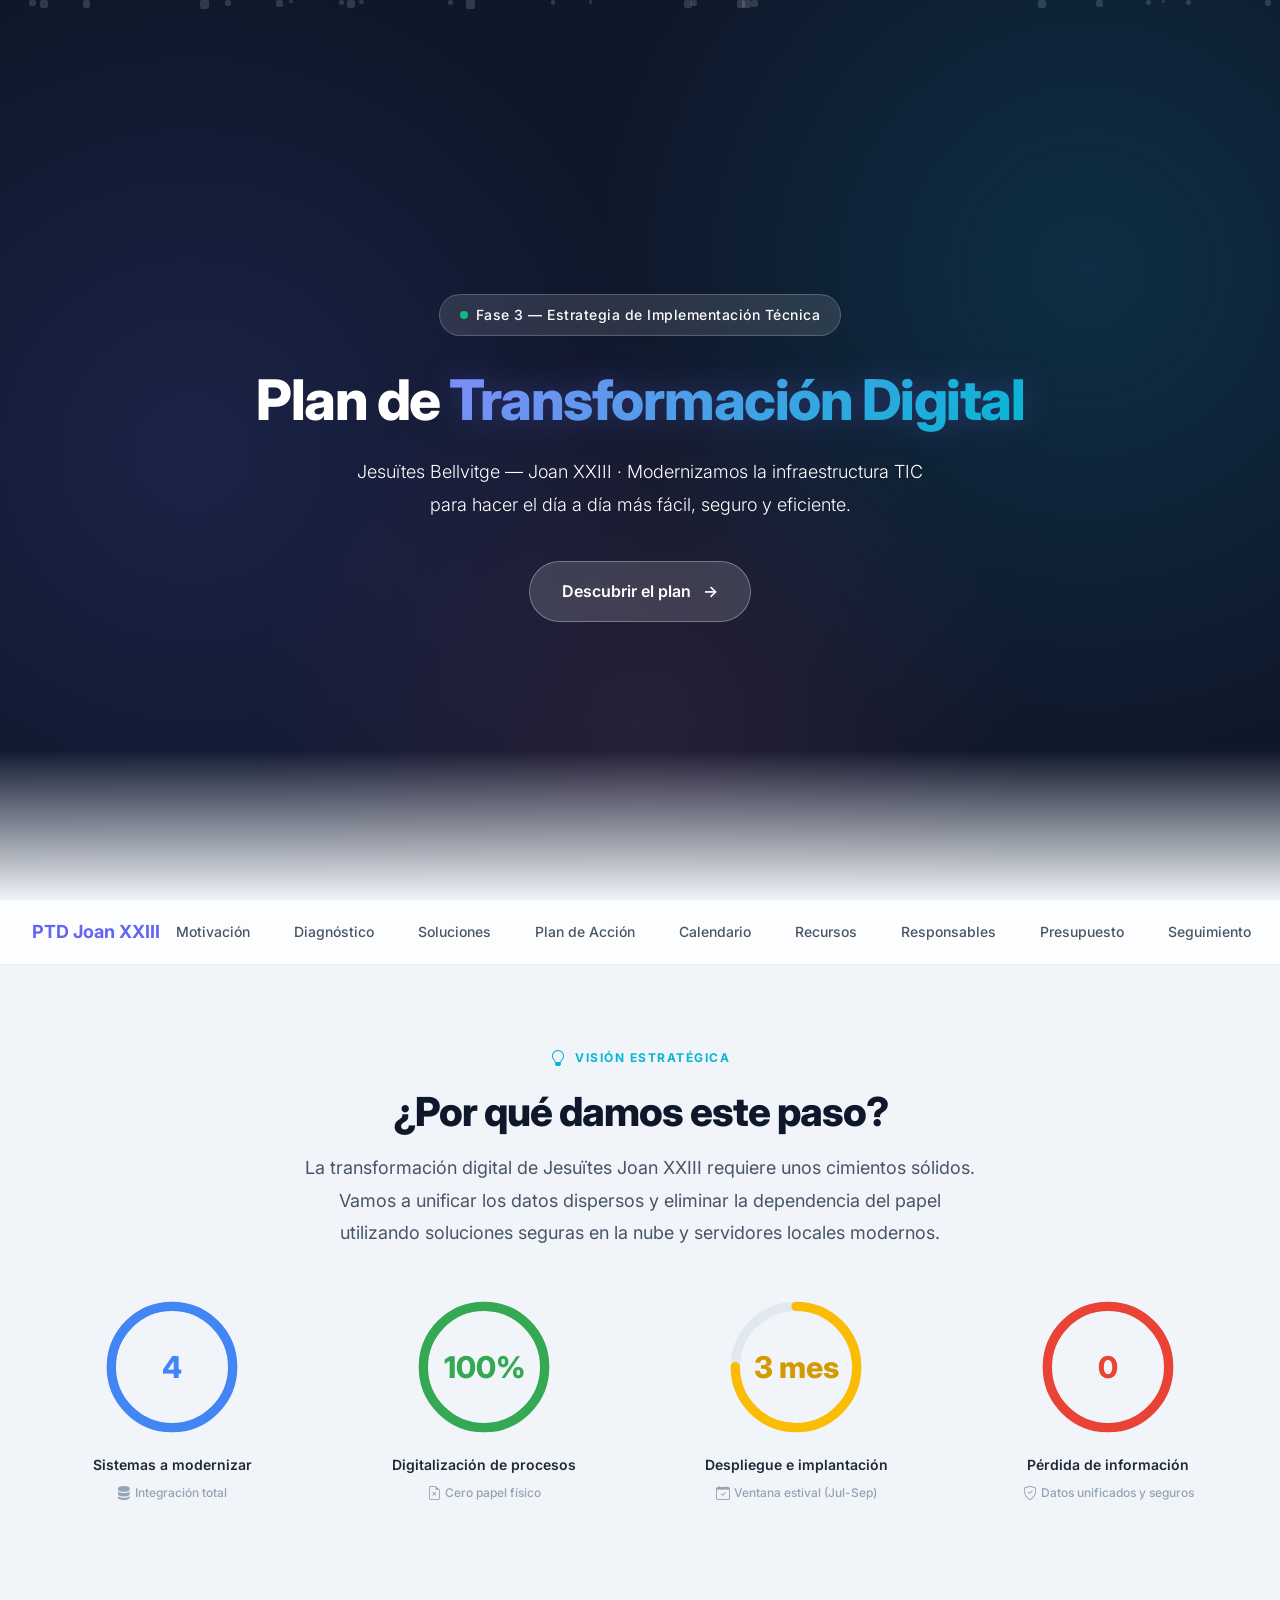
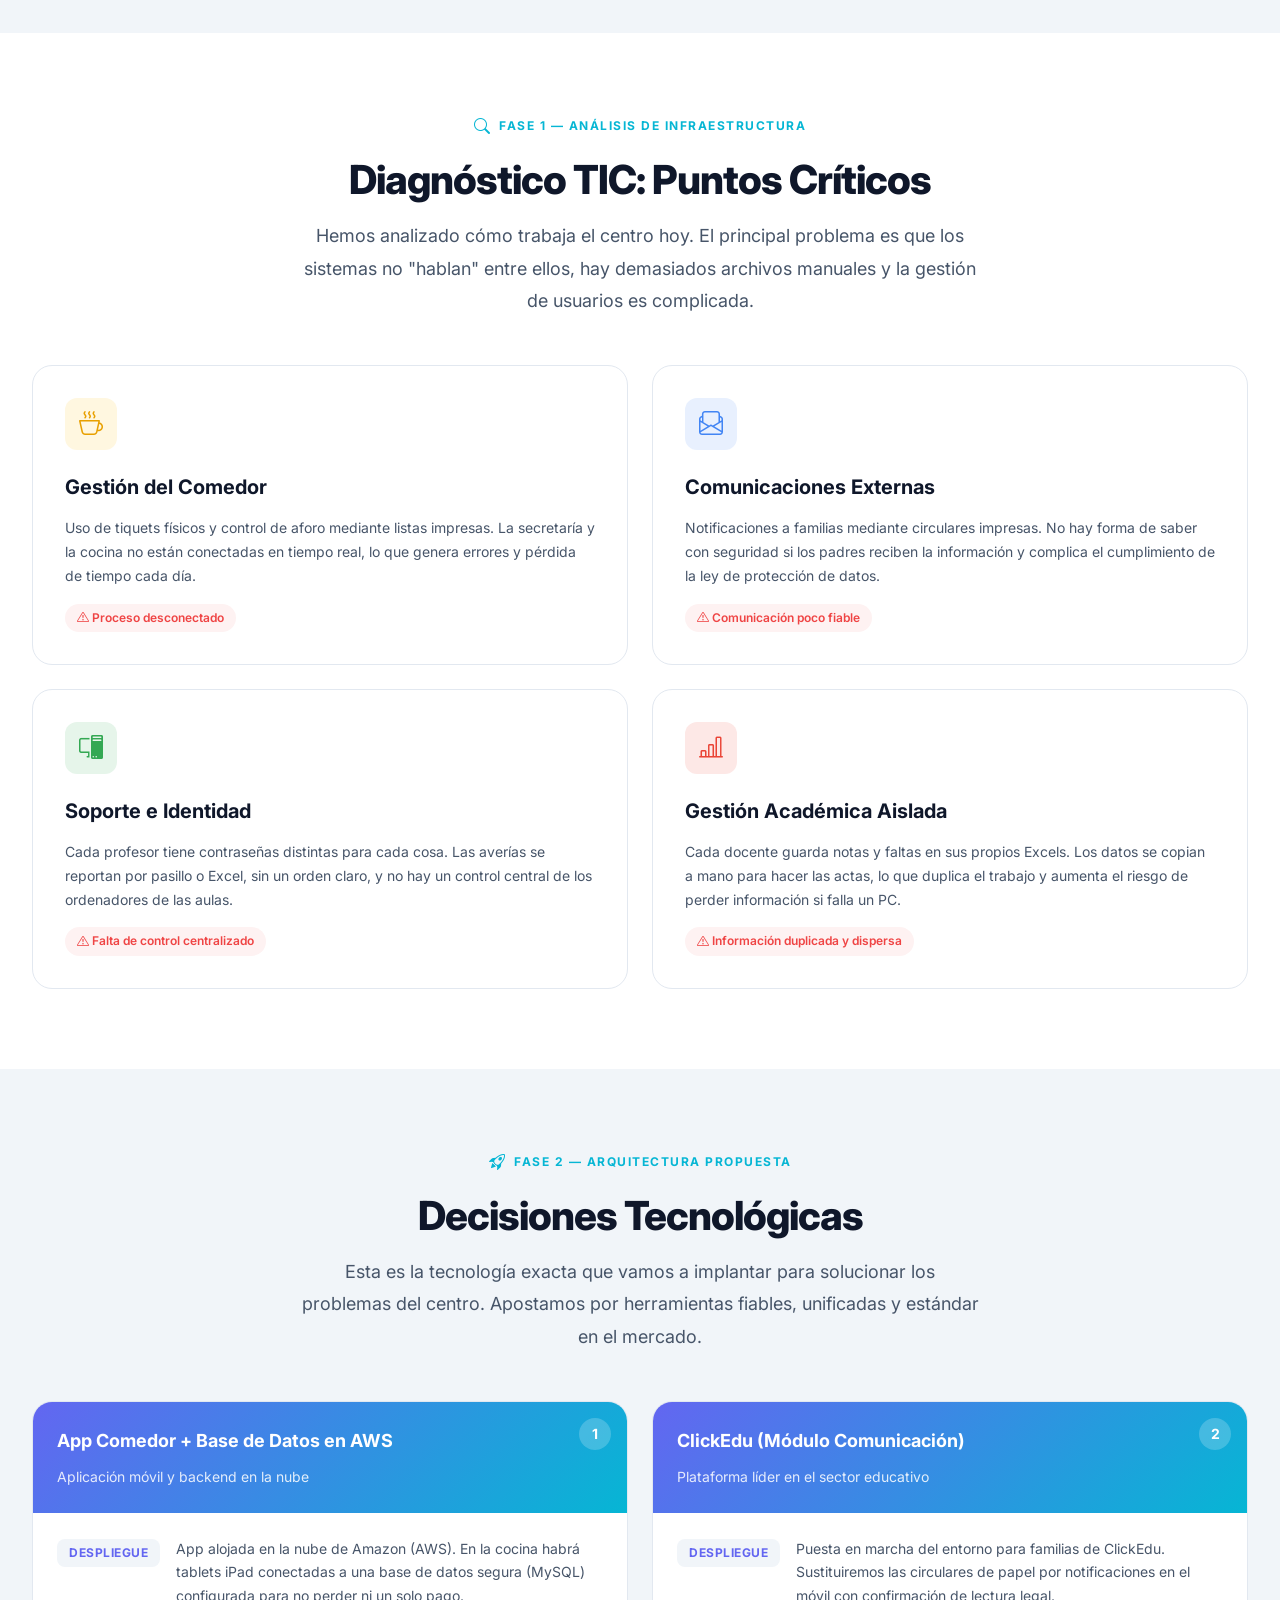
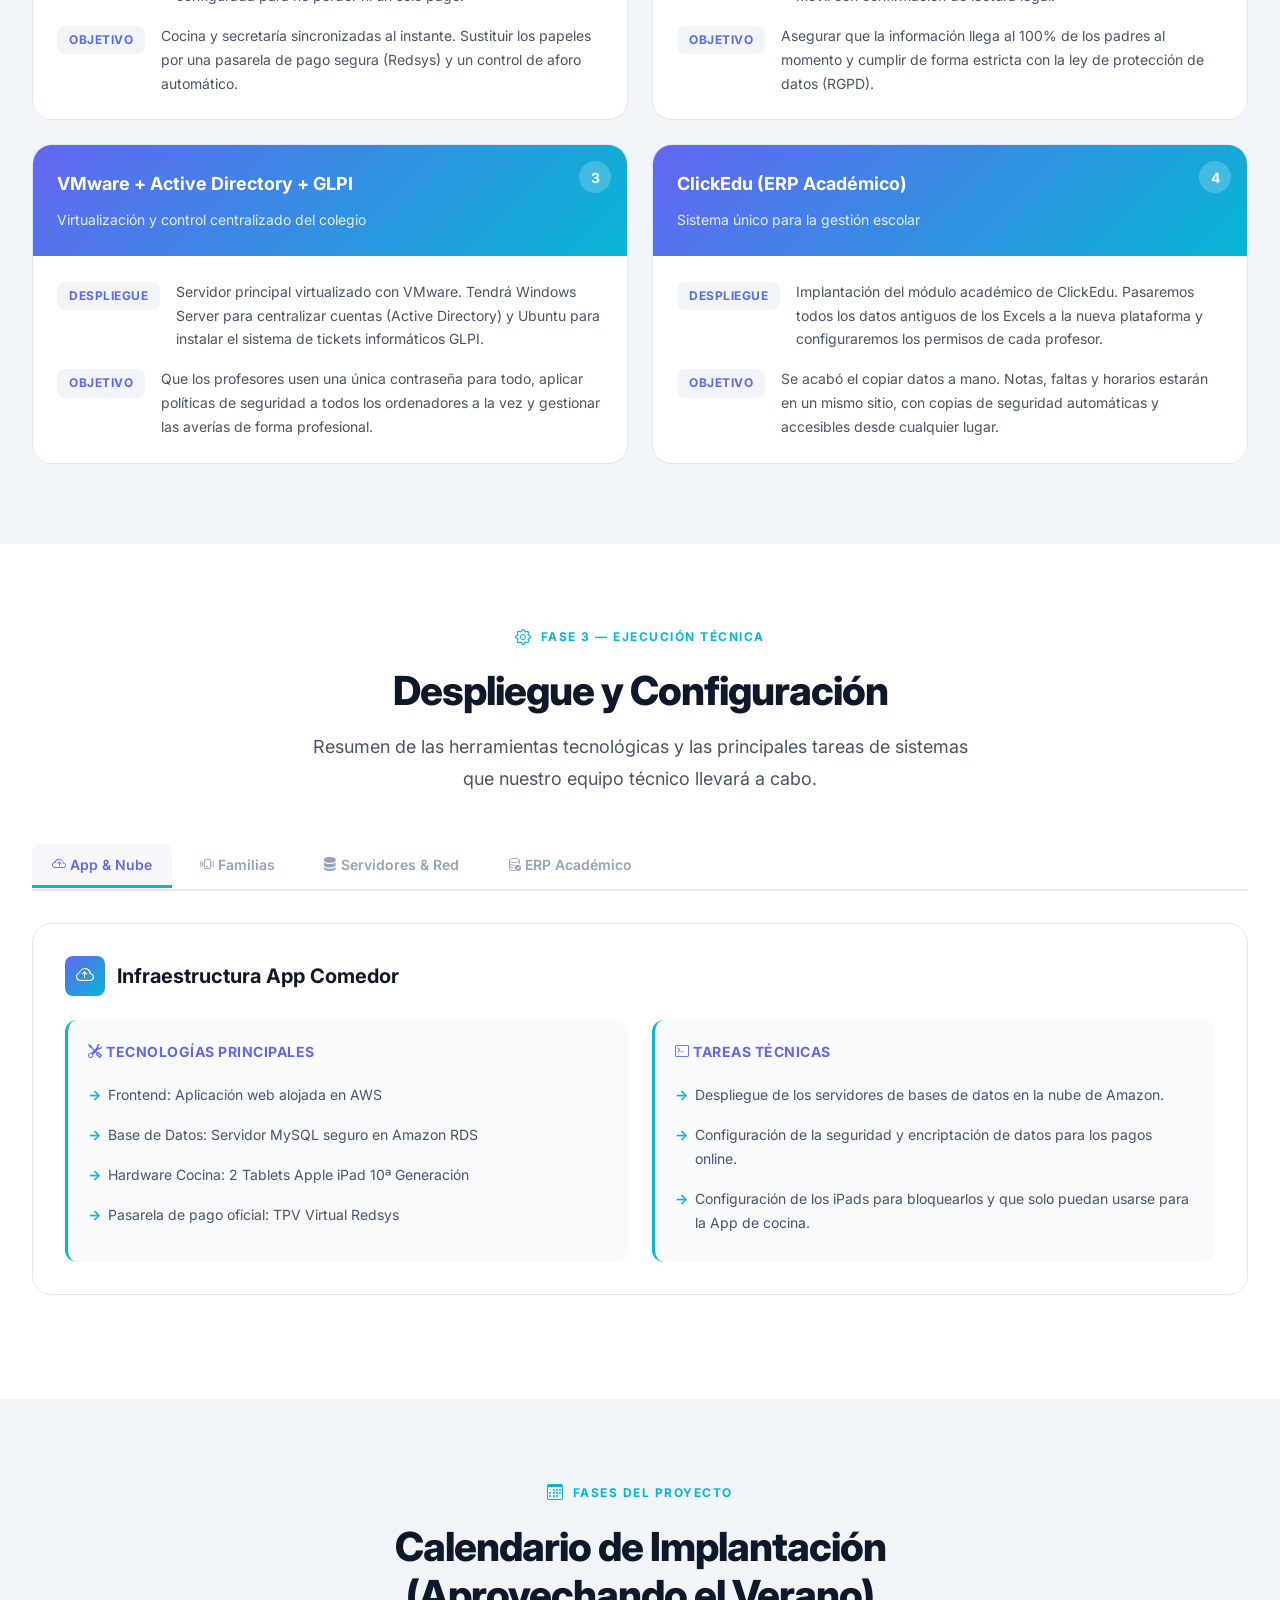
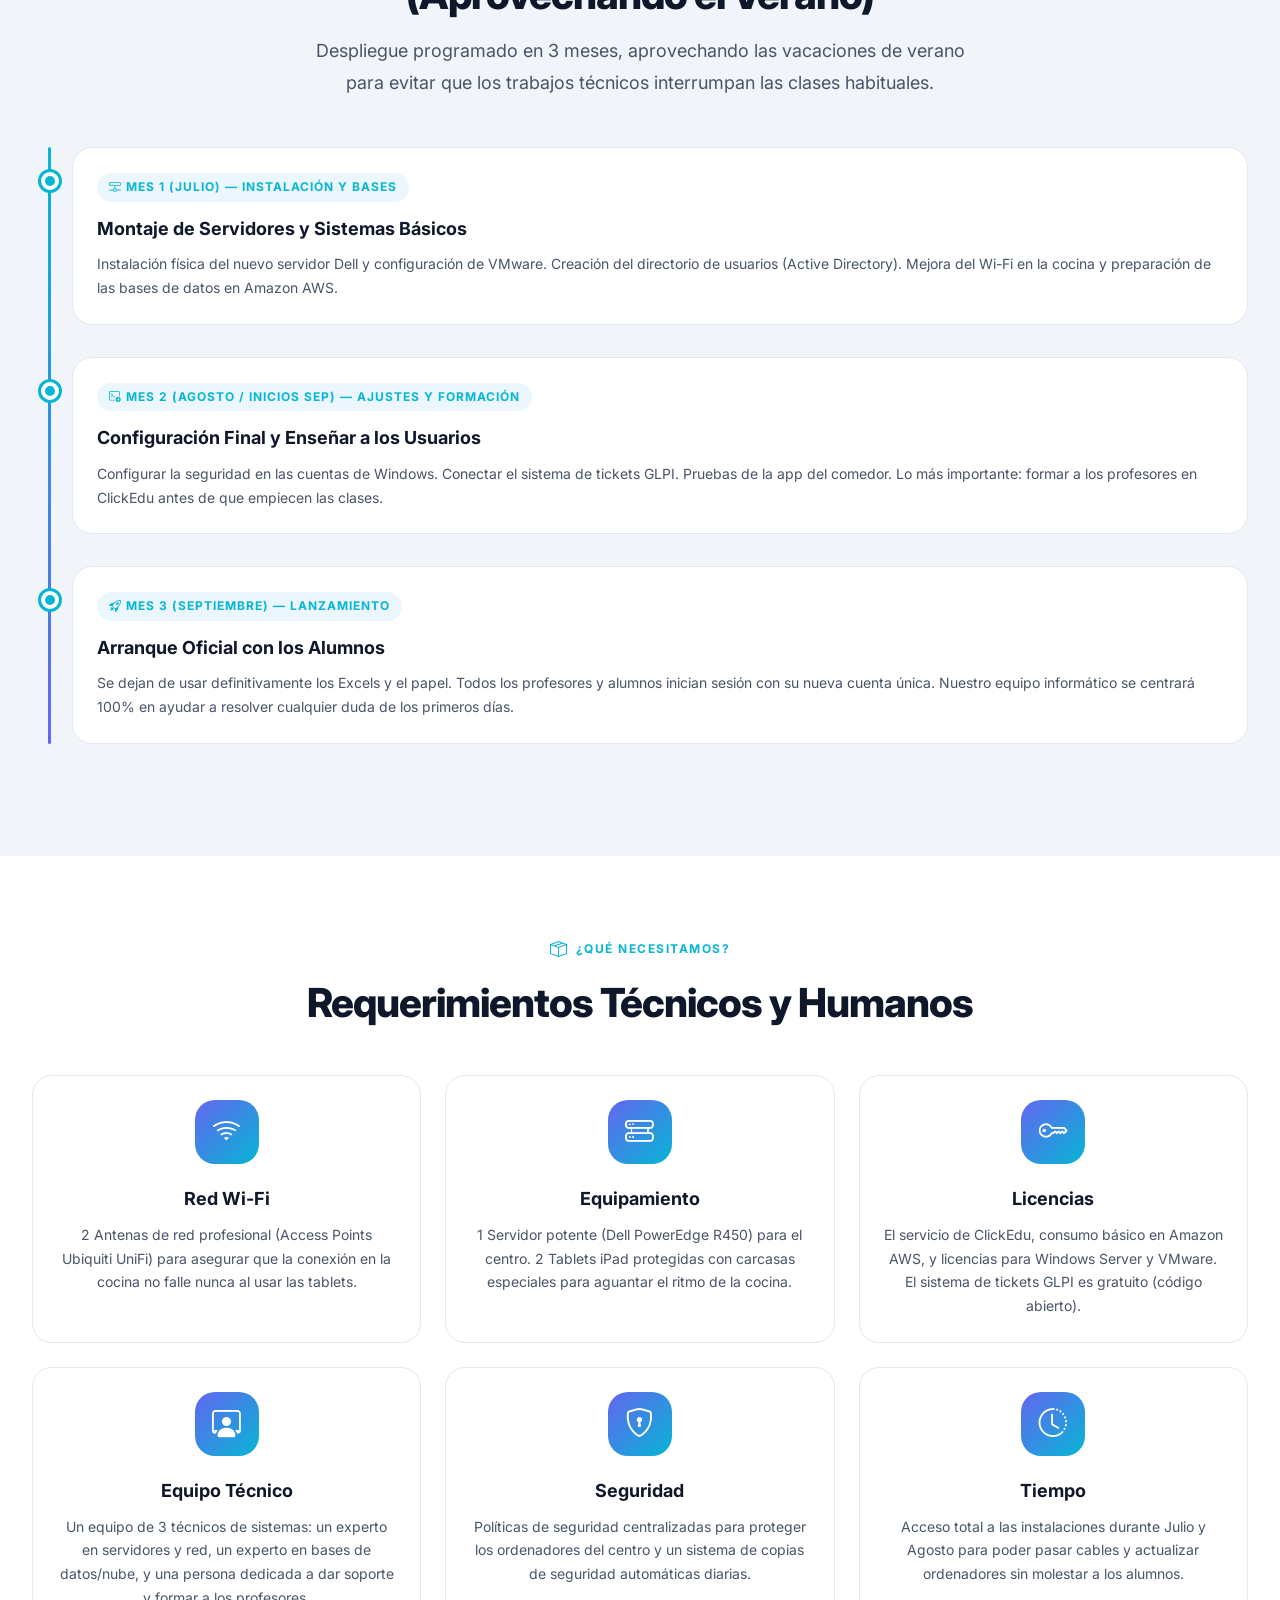
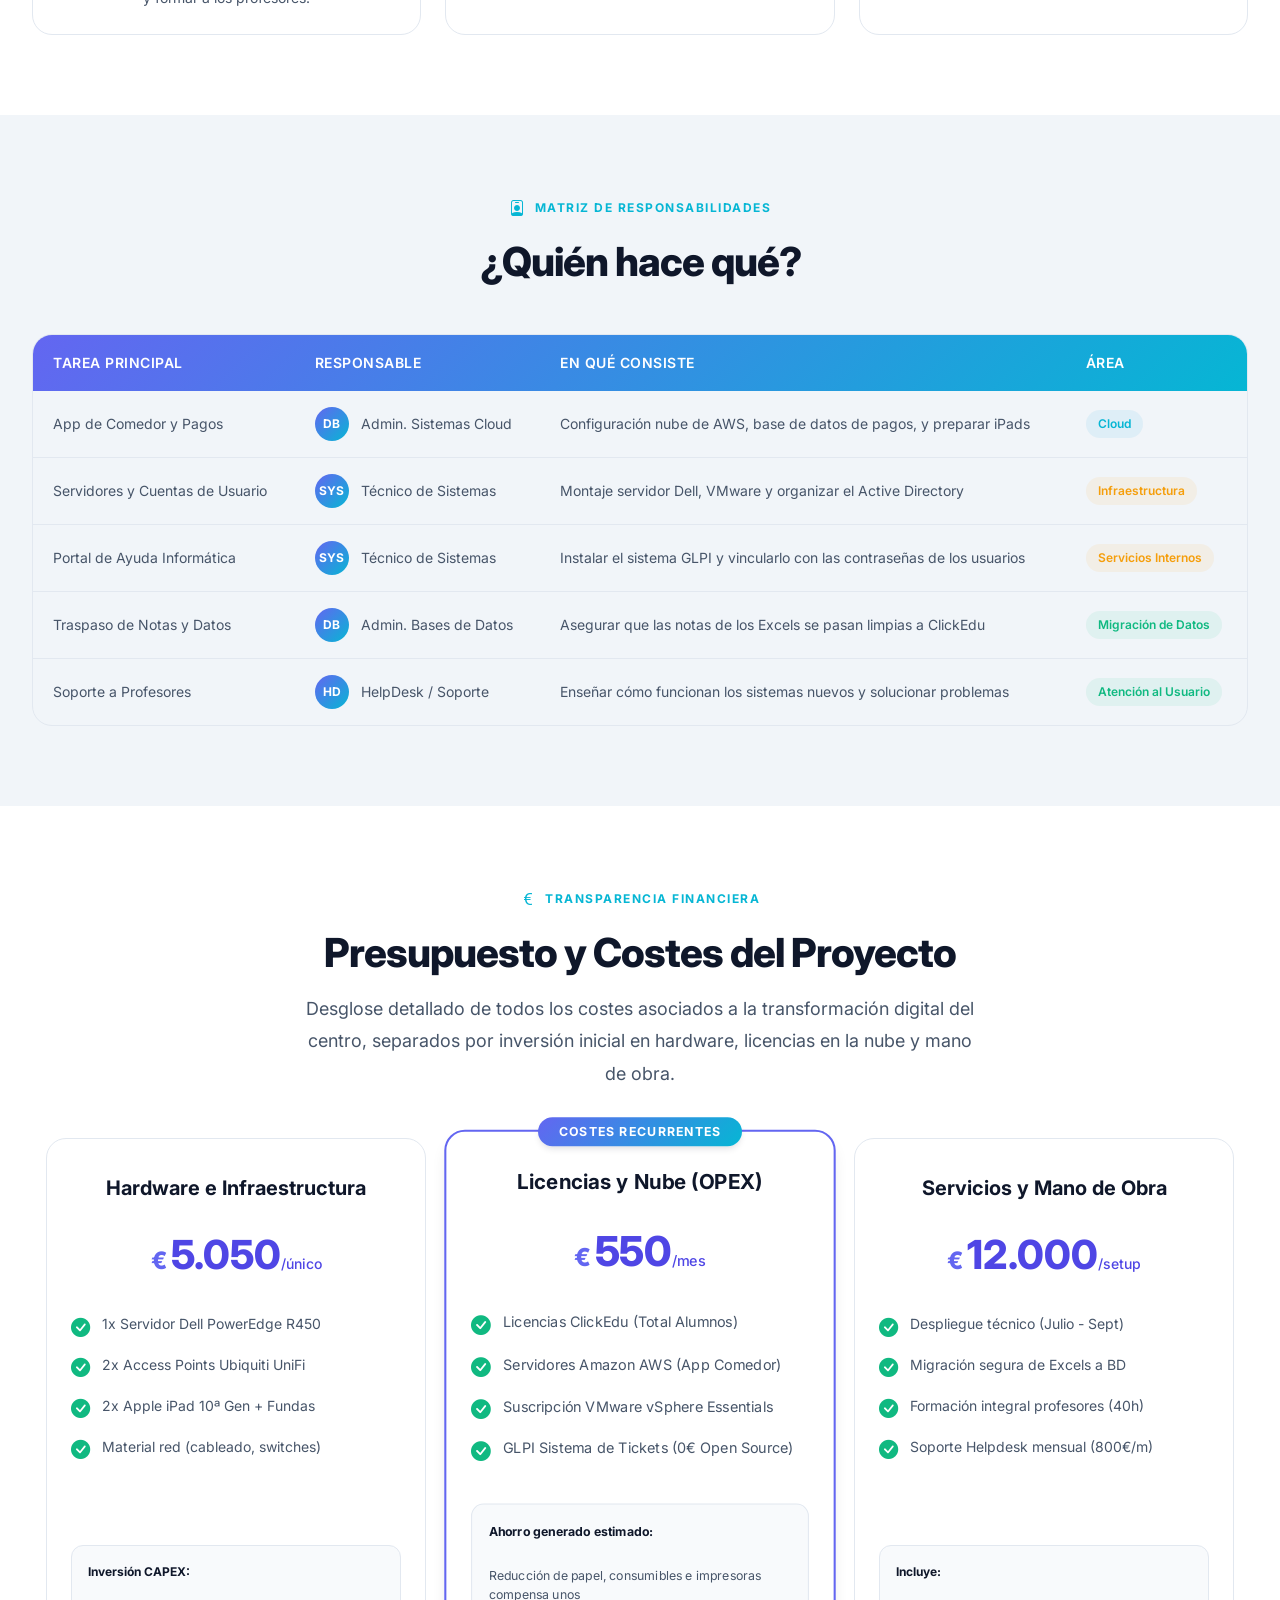
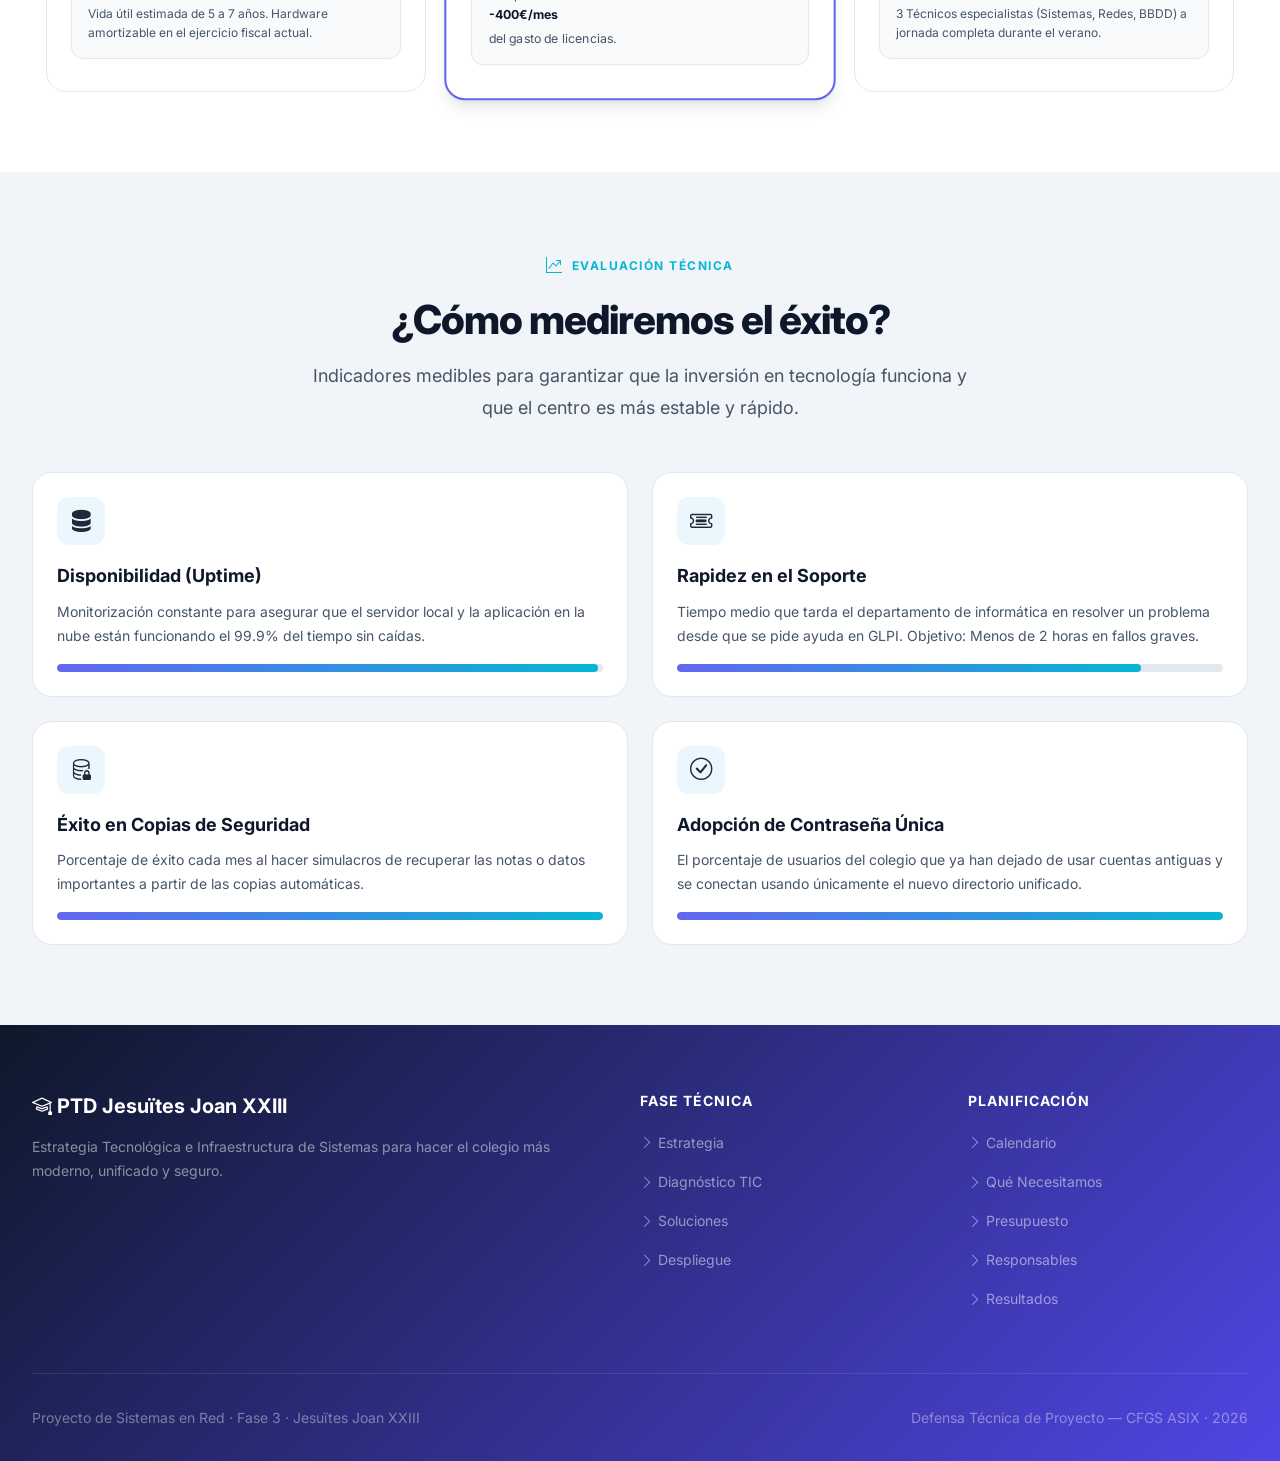
<file: index.html>
<!DOCTYPE html>
<html lang="es">

<head>
    <meta charset="UTF-8">
    <meta name="viewport" content="width=device-width, initial-scale=1.0">
    <title>PTD — Plan de Transformación Digital | Jesuïtes Joan XXIII</title>
    <meta name="description"
        content="Plan de Transformación Digital para la escuela Jesuïtes Bellvitge - Joan XXIII. Diagnóstico, soluciones y hoja de ruta para la digitalización del centro educativo.">
    <link rel="stylesheet" href="https://cdn.jsdelivr.net/npm/bootstrap-icons@1.11.3/font/bootstrap-icons.min.css">
    <link rel="stylesheet" href="styles.css">
</head>

<body>

    <section class="hero" id="top">
        <div class="hero-particles"></div>
        <div class="hero-content">
            <div class="hero-badge">
                <span class="dot"></span>
                Fase 3 — Estrategia de Implementación Técnica
            </div>
            <h1>Plan de <span class="gradient-text">Transformación Digital</span></h1>
            <p class="hero-subtitle">Jesuïtes Bellvitge — Joan XXIII · Modernizamos la infraestructura TIC para hacer el
                día a día más fácil, seguro y eficiente.</p>
            <a href="#diagnostico" class="hero-cta">
                Descubrir el plan <span class="arrow">→</span>
            </a>
        </div>
    </section>

    <nav class="navbar" id="navbar">
        <div class="navbar-inner">
            <a href="#top" class="navbar-brand">
                PTD Joan XXIII
            </a>
            <ul class="nav-links">
                <li><a href="#motivacion">Motivación</a></li>
                <li><a href="#diagnostico">Diagnóstico</a></li>
                <li><a href="#soluciones">Soluciones</a></li>
                <li><a href="#acciones">Plan de Acción</a></li>
                <li><a href="#temporalizacion">Calendario</a></li>
                <li><a href="#recursos">Recursos</a></li>
                <li><a href="#responsables">Responsables</a></li>
                <li><a href="#presupuesto">Presupuesto</a></li>
                <li><a href="#seguimiento">Seguimiento</a></li>
            </ul>
            <button class="menu-toggle" aria-label="Abrir menú">
                <span></span><span></span><span></span>
            </button>
        </div>
        <div class="nav-overlay"></div>
    </nav>

    <section class="section" id="motivacion">
        <div class="container">
            <div class="section-header reveal">
                <div class="section-label"><span class="icon"><i class="bi bi-lightbulb"></i></span> Visión Estratégica
                </div>
                <h2 class="section-title">¿Por qué damos este paso?</h2>
                <p class="section-desc">
                    La transformación digital de Jesuïtes Joan XXIII requiere unos cimientos sólidos. Vamos a unificar
                    los datos dispersos y eliminar la dependencia del papel utilizando soluciones seguras en la nube y
                    servidores locales modernos.
                </p>
            </div>

            <div class="kpi-rings stagger-children">
                <div class="kpi-ring reveal" data-color="#4285f4">
                    <div class="kpi-ring__circle">
                        <svg viewBox="0 0 120 120">
                            <circle class="kpi-ring__bg" cx="60" cy="60" r="52" />
                            <circle class="kpi-ring__fill" cx="60" cy="60" r="52" data-percent="100"
                                style="stroke:#4285f4" />
                        </svg>
                        <div class="kpi-ring__value">
                            <span class="stat-number" data-target="4" data-suffix="">0</span>
                        </div>
                    </div>
                    <div class="kpi-ring__label">Sistemas a modernizar</div>
                    <div class="kpi-ring__sub"><i class="bi bi-server"></i> Integración total</div>
                </div>
                <div class="kpi-ring reveal" data-color="#34a853">
                    <div class="kpi-ring__circle">
                        <svg viewBox="0 0 120 120">
                            <circle class="kpi-ring__bg" cx="60" cy="60" r="52" />
                            <circle class="kpi-ring__fill" cx="60" cy="60" r="52" data-percent="100"
                                style="stroke:#34a853" />
                        </svg>
                        <div class="kpi-ring__value">
                            <span class="stat-number" data-target="100" data-suffix="%">0</span>
                        </div>
                    </div>
                    <div class="kpi-ring__label">Digitalización de procesos</div>
                    <div class="kpi-ring__sub"><i class="bi bi-file-earmark-x"></i> Cero papel físico</div>
                </div>
                <div class="kpi-ring reveal" data-color="#fbbc04">
                    <div class="kpi-ring__circle">
                        <svg viewBox="0 0 120 120">
                            <circle class="kpi-ring__bg" cx="60" cy="60" r="52" />
                            <circle class="kpi-ring__fill" cx="60" cy="60" r="52" data-percent="75"
                                style="stroke:#fbbc04" />
                        </svg>
                        <div class="kpi-ring__value">
                            <span class="stat-number" data-target="3" data-suffix=" mes">0</span>
                        </div>
                    </div>
                    <div class="kpi-ring__label">Despliegue e implantación</div>
                    <div class="kpi-ring__sub"><i class="bi bi-calendar-check"></i> Ventana estival (Jul-Sep)</div>
                </div>
                <div class="kpi-ring reveal" data-color="#ea4335">
                    <div class="kpi-ring__circle">
                        <svg viewBox="0 0 120 120">
                            <circle class="kpi-ring__bg" cx="60" cy="60" r="52" />
                            <circle class="kpi-ring__fill" cx="60" cy="60" r="52" data-percent="100"
                                style="stroke:#ea4335" />
                        </svg>
                        <div class="kpi-ring__value">
                            <span class="stat-number" data-target="0" data-suffix="">0</span>
                        </div>
                    </div>
                    <div class="kpi-ring__label">Pérdida de información</div>
                    <div class="kpi-ring__sub"><i class="bi bi-shield-check"></i> Datos unificados y seguros</div>
                </div>
            </div>
        </div>
    </section>

    <section class="section" id="diagnostico">
        <div class="container">
            <div class="section-header reveal">
                <div class="section-label"><span class="icon"><i class="bi bi-search"></i></span> Fase 1 — Análisis de
                    Infraestructura</div>
                <h2 class="section-title">Diagnóstico TIC: Puntos Críticos</h2>
                <p class="section-desc">
                    Hemos analizado cómo trabaja el centro hoy. El principal problema es que los sistemas no "hablan"
                    entre ellos, hay demasiados archivos manuales y la gestión de usuarios es complicada.
                </p>
            </div>

            <div class="diagnostic-grid stagger-children">
                <div class="diagnostic-card reveal">
                    <div class="diagnostic-icon comedor"><i class="bi bi-cup-hot"></i></div>
                    <h3>Gestión del Comedor</h3>
                    <p>Uso de tiquets físicos y control de aforo mediante listas impresas. La secretaría y la cocina no
                        están conectadas en tiempo real, lo que genera errores y pérdida de tiempo cada día.</p>
                    <span class="diagnostic-tag"><i class="bi bi-exclamation-triangle"></i> Proceso desconectado</span>
                </div>
                <div class="diagnostic-card reveal">
                    <div class="diagnostic-icon comunicacion"><i class="bi bi-envelope-paper"></i></div>
                    <h3>Comunicaciones Externas</h3>
                    <p>Notificaciones a familias mediante circulares impresas. No hay forma de saber con seguridad si
                        los padres reciben la información y complica el cumplimiento de la ley de protección de datos.
                    </p>
                    <span class="diagnostic-tag"><i class="bi bi-exclamation-triangle"></i> Comunicación poco
                        fiable</span>
                </div>
                <div class="diagnostic-card reveal">
                    <div class="diagnostic-icon informatica"><i class="bi bi-pc-display"></i></div>
                    <h3>Soporte e Identidad</h3>
                    <p>Cada profesor tiene contraseñas distintas para cada cosa. Las averías se reportan por pasillo o
                        Excel, sin un orden claro, y no hay un control central de los ordenadores de las aulas.</p>
                    <span class="diagnostic-tag"><i class="bi bi-exclamation-triangle"></i> Falta de control
                        centralizado</span>
                </div>
                <div class="diagnostic-card reveal">
                    <div class="diagnostic-icon academica"><i class="bi bi-bar-chart-line"></i></div>
                    <h3>Gestión Académica Aislada</h3>
                    <p>Cada docente guarda notas y faltas en sus propios Excels. Los datos se copian a mano para hacer
                        las actas, lo que duplica el trabajo y aumenta el riesgo de perder información si falla un PC.
                    </p>
                    <span class="diagnostic-tag"><i class="bi bi-exclamation-triangle"></i> Información duplicada y
                        dispersa</span>
                </div>
            </div>
        </div>
    </section>

    <section class="section" id="soluciones">
        <div class="container">
            <div class="section-header reveal">
                <div class="section-label"><span class="icon"><i class="bi bi-rocket-takeoff"></i></span> Fase 2 —
                    Arquitectura Propuesta</div>
                <h2 class="section-title">Decisiones Tecnológicas</h2>
                <p class="section-desc">
                    Esta es la tecnología exacta que vamos a implantar para solucionar los problemas del centro.
                    Apostamos por herramientas fiables, unificadas y estándar en el mercado.
                </p>
            </div>

            <div class="solutions-grid stagger-children">
                <div class="solution-card reveal">
                    <div class="solution-header">
                        <span class="number">1</span>
                        <h3>App Comedor + Base de Datos en AWS</h3>
                        <p>Aplicación móvil y backend en la nube</p>
                    </div>
                    <div class="solution-body">
                        <div class="solution-row">
                            <span class="solution-label">Despliegue</span>
                            <p>App alojada en la nube de Amazon (AWS). En la cocina habrá tablets iPad conectadas a una
                                base de datos segura (MySQL) configurada para no perder ni un solo pago.</p>
                        </div>
                        <div class="solution-row">
                            <span class="solution-label">Objetivo</span>
                            <p>Cocina y secretaría sincronizadas al instante. Sustituir los papeles por una pasarela de
                                pago segura (Redsys) y un control de aforo automático.</p>
                        </div>
                    </div>
                </div>

                <div class="solution-card reveal">
                    <div class="solution-header">
                        <span class="number">2</span>
                        <h3>ClickEdu (Módulo Comunicación)</h3>
                        <p>Plataforma líder en el sector educativo</p>
                    </div>
                    <div class="solution-body">
                        <div class="solution-row">
                            <span class="solution-label">Despliegue</span>
                            <p>Puesta en marcha del entorno para familias de ClickEdu. Sustituiremos las circulares de
                                papel por notificaciones en el móvil con confirmación de lectura legal.</p>
                        </div>
                        <div class="solution-row">
                            <span class="solution-label">Objetivo</span>
                            <p>Asegurar que la información llega al 100% de los padres al momento y cumplir de forma
                                estricta con la ley de protección de datos (RGPD).</p>
                        </div>
                    </div>
                </div>

                <div class="solution-card reveal">
                    <div class="solution-header">
                        <span class="number">3</span>
                        <h3>VMware + Active Directory + GLPI</h3>
                        <p>Virtualización y control centralizado del colegio</p>
                    </div>
                    <div class="solution-body">
                        <div class="solution-row">
                            <span class="solution-label">Despliegue</span>
                            <p>Servidor principal virtualizado con VMware. Tendrá Windows Server para centralizar
                                cuentas (Active Directory) y Ubuntu para instalar el sistema de tickets informáticos
                                GLPI.</p>
                        </div>
                        <div class="solution-row">
                            <span class="solution-label">Objetivo</span>
                            <p>Que los profesores usen una única contraseña para todo, aplicar políticas de seguridad a
                                todos los ordenadores a la vez y gestionar las averías de forma profesional.</p>
                        </div>
                    </div>
                </div>

                <div class="solution-card reveal">
                    <div class="solution-header">
                        <span class="number">4</span>
                        <h3>ClickEdu (ERP Académico)</h3>
                        <p>Sistema único para la gestión escolar</p>
                    </div>
                    <div class="solution-body">
                        <div class="solution-row">
                            <span class="solution-label">Despliegue</span>
                            <p>Implantación del módulo académico de ClickEdu. Pasaremos todos los datos antiguos de los
                                Excels a la nueva plataforma y configuraremos los permisos de cada profesor.</p>
                        </div>
                        <div class="solution-row">
                            <span class="solution-label">Objetivo</span>
                            <p>Se acabó el copiar datos a mano. Notas, faltas y horarios estarán en un mismo sitio, con
                                copias de seguridad automáticas y accesibles desde cualquier lugar.</p>
                        </div>
                    </div>
                </div>
            </div>
        </div>
    </section>

    <section class="section" id="acciones">
        <div class="container">
            <div class="section-header reveal">
                <div class="section-label"><span class="icon"><i class="bi bi-gear"></i></span> Fase 3 — Ejecución
                    Técnica</div>
                <h2 class="section-title">Despliegue y Configuración</h2>
                <p class="section-desc">
                    Resumen de las herramientas tecnológicas y las principales tareas de sistemas que nuestro equipo
                    técnico llevará a cabo.
                </p>
            </div>

            <div class="action-tabs reveal">
                <button class="action-tab active" data-tab="tab-comedor"><i class="bi bi-cloud-arrow-up"></i> App &
                    Nube</button>
                <button class="action-tab" data-tab="tab-comunicacion"><i class="bi bi-phone-vibrate"></i>
                    Familias</button>
                <button class="action-tab" data-tab="tab-informatica"><i class="bi bi-server"></i> Servidores &
                    Red</button>
                <button class="action-tab" data-tab="tab-academica"><i class="bi bi-database-check"></i> ERP
                    Académico</button>
            </div>

            <div class="tab-content active" id="tab-comedor">
                <div class="action-detail">
                    <h3>
                        <span class="icon-box"><i class="bi bi-cloud-arrow-up"></i></span>
                        Infraestructura App Comedor
                    </h3>
                    <div class="detail-grid">
                        <div class="detail-item">
                            <h4><i class="bi bi-tools"></i> Tecnologías principales</h4>
                            <ul>
                                <li>Frontend: Aplicación web alojada en AWS</li>
                                <li>Base de Datos: Servidor MySQL seguro en Amazon RDS</li>
                                <li>Hardware Cocina: 2 Tablets Apple iPad 10ª Generación</li>
                                <li>Pasarela de pago oficial: TPV Virtual Redsys</li>
                            </ul>
                        </div>
                        <div class="detail-item">
                            <h4><i class="bi bi-terminal"></i> Tareas Técnicas</h4>
                            <ul>
                                <li>Despliegue de los servidores de bases de datos en la nube de Amazon.</li>
                                <li>Configuración de la seguridad y encriptación de datos para los pagos online.</li>
                                <li>Configuración de los iPads para bloquearlos y que solo puedan usarse para la App de
                                    cocina.</li>
                            </ul>
                        </div>
                    </div>
                </div>
            </div>

            <div class="tab-content" id="tab-comunicacion">
                <div class="action-detail">
                    <h3>
                        <span class="icon-box"><i class="bi bi-phone-vibrate"></i></span>
                        Implementación ClickEdu (Familias)
                    </h3>
                    <div class="detail-grid">
                        <div class="detail-item">
                            <h4><i class="bi bi-tools"></i> Tecnologías principales</h4>
                            <ul>
                                <li>Plataforma web principal de ClickEdu</li>
                                <li>Módulo oficial de Comunicación y Familias</li>
                                <li>App nativa instalable para padres (iOS y Android)</li>
                            </ul>
                        </div>
                        <div class="detail-item">
                            <h4><i class="bi bi-terminal"></i> Tareas Técnicas</h4>
                            <ul>
                                <li>Limpieza de bases de datos antiguas e importación masiva de correos y usuarios.</li>
                                <li>Creación de la estructura de permisos (qué puede ver un Tutor vs. el Director).</li>
                                <li>Integración de los correos electrónicos del centro con la nueva plataforma.</li>
                            </ul>
                        </div>
                    </div>
                </div>
            </div>

            <div class="tab-content" id="tab-informatica">
                <div class="action-detail">
                    <h3>
                        <span class="icon-box"><i class="bi bi-server"></i></span>
                        Sistemas Locales y Soporte (GLPI)
                    </h3>
                    <div class="detail-grid">
                        <div class="detail-item">
                            <h4><i class="bi bi-tools"></i> Tecnologías principales</h4>
                            <ul>
                                <li>Servidor Dell PowerEdge R450 de alto rendimiento</li>
                                <li>Sistema de virtualización VMware vSphere (ESXi)</li>
                                <li>Windows Server 2022 para Active Directory (Usuarios)</li>
                                <li>Ubuntu Linux para el sistema de soporte GLPI v10</li>
                            </ul>
                        </div>
                        <div class="detail-item">
                            <h4><i class="bi bi-terminal"></i> Tareas Técnicas</h4>
                            <ul>
                                <li>Montaje del servidor físico y configuración de la virtualización.</li>
                                <li>Creación del "Active Directory" para que todos los usuarios tengan una cuenta
                                    oficial del colegio.</li>
                                <li>Aplicación de normas de seguridad a los PC de las aulas (ej: bloquear instalación de
                                    programas).</li>
                                <li>Instalación del portal de incidencias GLPI y conexión con los usuarios del Active
                                    Directory.</li>
                            </ul>
                        </div>
                    </div>
                </div>
            </div>

            <div class="tab-content" id="tab-academica">
                <div class="action-detail">
                    <h3>
                        <span class="icon-box"><i class="bi bi-database-check"></i></span>
                        Migración de Datos Académicos
                    </h3>
                    <div class="detail-grid">
                        <div class="detail-item">
                            <h4><i class="bi bi-tools"></i> Tecnologías principales</h4>
                            <ul>
                                <li>Plataforma ClickEdu (Módulo Académico)</li>
                                <li>Conexión con los sistemas de la Generalitat (RALC/SAGA)</li>
                                <li>Sistema de exportación de actas oficiales</li>
                            </ul>
                        </div>
                        <div class="detail-item">
                            <h4><i class="bi bi-terminal"></i> Tareas Técnicas</h4>
                            <ul>
                                <li>Revisión y corrección de los datos de los antiguos Excels de los profesores.</li>
                                <li>Volcado automático y seguro del histórico de alumnos al nuevo programa.</li>
                                <li>Comprobación de que no se ha perdido ninguna nota en el traslado.</li>
                                <li>Eliminación segura de los archivos antiguos para cumplir con protección de datos.
                                </li>
                            </ul>
                        </div>
                    </div>
                </div>
            </div>
        </div>
    </section>

    <section class="section" id="temporalizacion">
        <div class="container">
            <div class="section-header reveal">
                <div class="section-label"><span class="icon"><i class="bi bi-calendar3"></i></span> Fases del Proyecto
                </div>
                <h2 class="section-title">Calendario de Implantación (Aprovechando el Verano)</h2>
                <p class="section-desc">
                    Despliegue programado en 3 meses, aprovechando las vacaciones de verano para evitar que los trabajos
                    técnicos interrumpan las clases habituales.
                </p>
            </div>

            <div class="timeline reveal">
                <div class="timeline-item">
                    <span class="timeline-month"><i class="bi bi-hdd-network"></i> Mes 1 (Julio) — Instalación y
                        Bases</span>
                    <h4>Montaje de Servidores y Sistemas Básicos</h4>
                    <p>Instalación física del nuevo servidor Dell y configuración de VMware. Creación del directorio de
                        usuarios (Active Directory). Mejora del Wi-Fi en la cocina y preparación de las bases de datos
                        en Amazon AWS.</p>
                </div>
                <div class="timeline-item">
                    <span class="timeline-month"><i class="bi bi-terminal-plus"></i> Mes 2 (Agosto / Inicios Sep) —
                        Ajustes y Formación</span>
                    <h4>Configuración Final y Enseñar a los Usuarios</h4>
                    <p>Configurar la seguridad en las cuentas de Windows. Conectar el sistema de tickets GLPI. Pruebas
                        de la app del comedor. Lo más importante: formar a los profesores en ClickEdu antes de que
                        empiecen las clases.</p>
                </div>
                <div class="timeline-item">
                    <span class="timeline-month"><i class="bi bi-rocket-takeoff"></i> Mes 3 (Septiembre) — Lanzamiento</span>
                    <h4>Arranque Oficial con los Alumnos</h4>
                    <p>Se dejan de usar definitivamente los Excels y el papel. Todos los profesores y alumnos
                        inician sesión con su nueva cuenta única. Nuestro equipo informático se centrará 100% en
                        ayudar a resolver cualquier duda de los primeros días.</p>
                </div>
            </div>
        </div>
    </section>

    <section class="section" id="recursos">
        <div class="container">
            <div class="section-header reveal">
                <div class="section-label"><span class="icon"><i class="bi bi-box-seam"></i></span> ¿Qué necesitamos?
                </div>
                <h2 class="section-title">Requerimientos Técnicos y Humanos</h2>
            </div>

            <div class="resources-grid stagger-children">
                <div class="resource-card reveal">
                    <div class="resource-icon"><i class="bi bi-wifi"></i></div>
                    <h3>Red Wi-Fi</h3>
                    <p>2 Antenas de red profesional (Access Points Ubiquiti UniFi) para asegurar que la conexión en la
                        cocina no falle nunca al usar las tablets.</p>
                </div>
                <div class="resource-card reveal">
                    <div class="resource-icon"><i class="bi bi-hdd-rack"></i></div>
                    <h3>Equipamiento</h3>
                    <p>1 Servidor potente (Dell PowerEdge R450) para el centro. 2 Tablets iPad protegidas con carcasas
                        especiales para aguantar el ritmo de la cocina.</p>
                </div>
                <div class="resource-card reveal">
                    <div class="resource-icon"><i class="bi bi-key"></i></div>
                    <h3>Licencias</h3>
                    <p>El servicio de ClickEdu, consumo básico en Amazon AWS, y licencias para Windows Server y VMware.
                        El sistema de tickets GLPI es gratuito (código abierto).</p>
                </div>
                <div class="resource-card reveal">
                    <div class="resource-icon"><i class="bi bi-person-workspace"></i></div>
                    <h3>Equipo Técnico</h3>
                    <p>Un equipo de 3 técnicos de sistemas: un experto en servidores y red, un experto en bases de
                        datos/nube, y una persona dedicada a dar soporte y formar a los profesores.</p>
                </div>
                <div class="resource-card reveal">
                    <div class="resource-icon"><i class="bi bi-shield-lock"></i></div>
                    <h3>Seguridad</h3>
                    <p>Políticas de seguridad centralizadas para proteger los ordenadores del centro y un sistema de
                        copias de seguridad automáticas diarias.</p>
                </div>
                <div class="resource-card reveal">
                    <div class="resource-icon"><i class="bi bi-clock-history"></i></div>
                    <h3>Tiempo</h3>
                    <p>Acceso total a las instalaciones durante Julio y Agosto para poder pasar cables y actualizar
                        ordenadores sin molestar a los alumnos.</p>
                </div>
            </div>
        </div>
    </section>

    <section class="section" id="responsables">
        <div class="container">
            <div class="section-header reveal">
                <div class="section-label"><span class="icon"><i class="bi bi-person-badge"></i></span> Matriz de
                    Responsabilidades</div>
                <h2 class="section-title">¿Quién hace qué?</h2>
            </div>

            <div class="reveal">
                <table class="responsible-table">
                    <thead>
                        <tr>
                            <th>Tarea Principal</th>
                            <th>Responsable</th>
                            <th>En qué consiste</th>
                            <th>Área</th>
                        </tr>
                    </thead>
                    <tbody>
                        <tr>
                            <td>App de Comedor y Pagos</td>
                            <td>
                                <span class="responsible-avatar">
                                    <span class="avatar">DB</span>
                                    Admin. Sistemas Cloud
                                </span>
                            </td>
                            <td>Configuración nube de AWS, base de datos de pagos, y preparar iPads</td>
                            <td><span class="tag tag-blue">Cloud</span></td>
                        </tr>
                        <tr>
                            <td>Servidores y Cuentas de Usuario</td>
                            <td>
                                <span class="responsible-avatar">
                                    <span class="avatar">SYS</span>
                                    Técnico de Sistemas
                                </span>
                            </td>
                            <td>Montaje servidor Dell, VMware y organizar el Active Directory</td>
                            <td><span class="tag tag-amber">Infraestructura</span></td>
                        </tr>
                        <tr>
                            <td>Portal de Ayuda Informática</td>
                            <td>
                                <span class="responsible-avatar">
                                    <span class="avatar">SYS</span>
                                    Técnico de Sistemas
                                </span>
                            </td>
                            <td>Instalar el sistema GLPI y vincularlo con las contraseñas de los usuarios</td>
                            <td><span class="tag tag-amber">Servicios Internos</span></td>
                        </tr>
                        <tr>
                            <td>Traspaso de Notas y Datos</td>
                            <td>
                                <span class="responsible-avatar">
                                    <span class="avatar">DB</span>
                                    Admin. Bases de Datos
                                </span>
                            </td>
                            <td>Asegurar que las notas de los Excels se pasan limpias a ClickEdu</td>
                            <td><span class="tag tag-green">Migración de Datos</span></td>
                        </tr>
                        <tr>
                            <td>Soporte a Profesores</td>
                            <td>
                                <span class="responsible-avatar">
                                    <span class="avatar">HD</span>
                                    HelpDesk / Soporte
                                </span>
                            </td>
                            <td>Enseñar cómo funcionan los sistemas nuevos y solucionar problemas</td>
                            <td><span class="tag tag-green">Atención al Usuario</span></td>
                        </tr>
                    </tbody>
                </table>
            </div>
        </div>
    </section>

    <section class="section" id="presupuesto">
        <div class="container">
            <div class="section-header reveal">
                <div class="section-label"><span class="icon"><i class="bi bi-currency-euro"></i></span> Transparencia Financiera</div>
                <h2 class="section-title">Presupuesto y Costes del Proyecto</h2>
                <p class="section-desc">
                    Desglose detallado de todos los costes asociados a la transformación digital del centro, separados por inversión inicial en hardware, licencias en la nube y mano de obra.
                </p>
            </div>

            <div class="pricing-cards stagger-children">
                <div class="pricing-card reveal">
                    <h3>Hardware e Infraestructura</h3>
                    <div class="price"><span>€</span>5.050<span>/único</span></div>
                    <ul class="features">
                        <li><i class="bi bi-check-circle-fill"></i> 1x Servidor Dell PowerEdge R450</li>
                        <li><i class="bi bi-check-circle-fill"></i> 2x Access Points Ubiquiti UniFi</li>
                        <li><i class="bi bi-check-circle-fill"></i> 2x Apple iPad 10ª Gen + Fundas</li>
                        <li><i class="bi bi-check-circle-fill"></i> Material red (cableado, switches)</li>
                    </ul>
                    <div class="additional-costs">
                        <strong>Inversión CAPEX:</strong><br>
                        Vida útil estimada de 5 a 7 años. Hardware amortizable en el ejercicio fiscal actual.
                    </div>
                </div>

                <div class="pricing-card popular reveal">
                    <div class="badge">COSTES RECURRENTES</div>
                    <h3>Licencias y Nube (OPEX)</h3>
                    <div class="price"><span>€</span>550<span>/mes</span></div>
                    <ul class="features">
                        <li><i class="bi bi-check-circle-fill"></i> Licencias ClickEdu (Total Alumnos)</li>
                        <li><i class="bi bi-check-circle-fill"></i> Servidores Amazon AWS (App Comedor)</li>
                        <li><i class="bi bi-check-circle-fill"></i> Suscripción VMware vSphere Essentials</li>
                        <li><i class="bi bi-check-circle-fill"></i> GLPI Sistema de Tickets (0€ Open Source)</li>
                    </ul>
                    <div class="additional-costs">
                        <strong>Ahorro generado estimado:</strong><br>
                        Reducción de papel, consumibles e impresoras compensa unos <strong>-400€/mes</strong> del gasto de licencias.
                    </div>
                </div>

                <div class="pricing-card reveal">
                    <h3>Servicios y Mano de Obra</h3>
                    <div class="price"><span>€</span>12.000<span>/setup</span></div>
                    <ul class="features">
                        <li><i class="bi bi-check-circle-fill"></i> Despliegue técnico (Julio - Sept)</li>
                        <li><i class="bi bi-check-circle-fill"></i> Migración segura de Excels a BD</li>
                        <li><i class="bi bi-check-circle-fill"></i> Formación integral profesores (40h)</li>
                        <li><i class="bi bi-check-circle-fill"></i> Soporte Helpdesk mensual (800€/m)</li>
                    </ul>
                    <div class="additional-costs">
                        <strong>Incluye:</strong><br>
                        3 Técnicos especialistas (Sistemas, Redes, BBDD) a jornada completa durante el verano.
                    </div>
                </div>
            </div>
        </div>
    </section>

    <section class="section" id="seguimiento">
        <div class="container">
            <div class="section-header reveal">
                <div class="section-label"><span class="icon"><i class="bi bi-graph-up-arrow"></i></span> Evaluación
                    Técnica</div>
                <h2 class="section-title">¿Cómo mediremos el éxito?</h2>
                <p class="section-desc">
                    Indicadores medibles para garantizar que la inversión en tecnología funciona y que el centro es más
                    estable y rápido.
                </p>
            </div>

            <div class="evaluation-grid stagger-children">
                <div class="eval-card reveal">
                    <div class="eval-icon"><i class="bi bi-server"></i></div>
                    <h3>Disponibilidad (Uptime)</h3>
                    <p>Monitorización constante para asegurar que el servidor local y la aplicación en la nube están
                        funcionando el 99.9% del tiempo sin caídas.</p>
                    <div class="progress-bar">
                        <div class="fill" data-width="99%"></div>
                    </div>
                </div>
                <div class="eval-card reveal">
                    <div class="eval-icon"><i class="bi bi-ticket-detailed"></i></div>
                    <h3>Rapidez en el Soporte</h3>
                    <p>Tiempo medio que tarda el departamento de informática en resolver un problema desde que se pide
                        ayuda en GLPI. Objetivo: Menos de 2 horas en fallos graves.</p>
                    <div class="progress-bar">
                        <div class="fill" data-width="85%"></div>
                    </div>
                </div>
                <div class="eval-card reveal">
                    <div class="eval-icon"><i class="bi bi-database-lock"></i></div>
                    <h3>Éxito en Copias de Seguridad</h3>
                    <p>Porcentaje de éxito cada mes al hacer simulacros de recuperar las notas o datos importantes a
                        partir de las copias automáticas.</p>
                    <div class="progress-bar">
                        <div class="fill" data-width="100%"></div>
                    </div>
                </div>
                <div class="eval-card reveal">
                    <div class="eval-icon"><i class="bi bi-check-circle"></i></div>
                    <h3>Adopción de Contraseña Única</h3>
                    <p>El porcentaje de usuarios del colegio que ya han dejado de usar cuentas antiguas y se conectan
                        usando únicamente el nuevo directorio unificado.</p>
                    <div class="progress-bar">
                        <div class="fill" data-width="100%"></div>
                    </div>
                </div>
            </div>
        </div>
    </section>

    <footer class="footer">
        <div class="footer-inner">
            <div class="footer-brand">
                <h3><i class="bi bi-mortarboard"></i> PTD Jesuïtes Joan XXIII</h3>
                <p>Estrategia Tecnológica e Infraestructura de Sistemas para hacer el colegio más moderno, unificado y
                    seguro.</p>
            </div>
            <div class="footer-links">
                <h4>Fase Técnica</h4>
                <ul>
                    <li><a href="#motivacion"><i class="bi bi-chevron-right"></i> Estrategia</a></li>
                    <li><a href="#diagnostico"><i class="bi bi-chevron-right"></i> Diagnóstico TIC</a></li>
                    <li><a href="#soluciones"><i class="bi bi-chevron-right"></i> Soluciones</a></li>
                    <li><a href="#acciones"><i class="bi bi-chevron-right"></i> Despliegue</a></li>
                </ul>
            </div>
            <div class="footer-links">
                <h4>Planificación</h4>
                <ul>
                    <li><a href="#temporalizacion"><i class="bi bi-chevron-right"></i> Calendario</a></li>
                    <li><a href="#recursos"><i class="bi bi-chevron-right"></i> Qué Necesitamos</a></li>
                    <li><a href="#presupuesto"><i class="bi bi-chevron-right"></i> Presupuesto</a></li>
                    <li><a href="#responsables"><i class="bi bi-chevron-right"></i> Responsables</a></li>
                    <li><a href="#seguimiento"><i class="bi bi-chevron-right"></i> Resultados</a></li>
                </ul>
            </div>
        </div>
        <div class="footer-bottom">
            <span>Proyecto de Sistemas en Red · Fase 3 · Jesuïtes Joan XXIII</span>
            <span>Defensa Técnica de Proyecto — CFGS ASIX · 2026</span>
        </div>
    </footer>

    <a href="#top" class="back-to-top" aria-label="Volver arriba"><i class="bi bi-arrow-up"></i></a>

    <script src="main.js"></script>

</body>

</html>
</file>
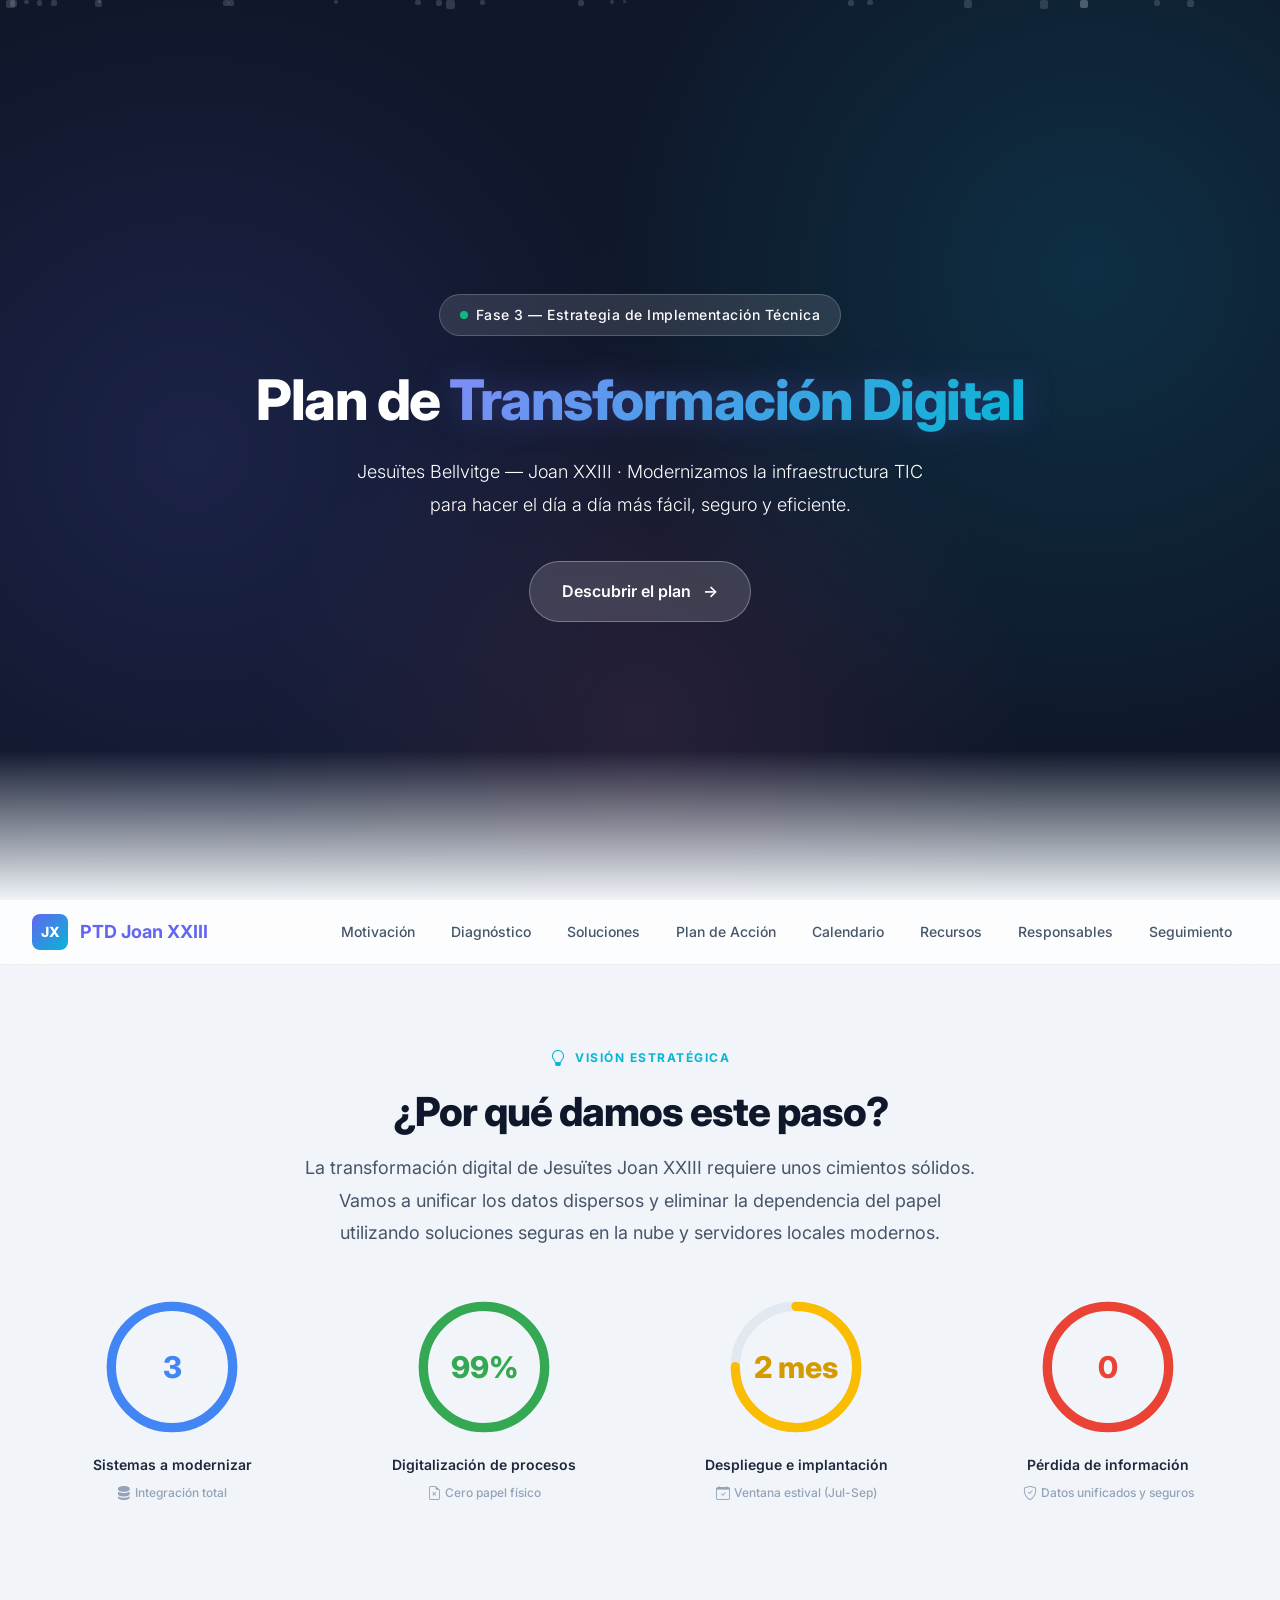
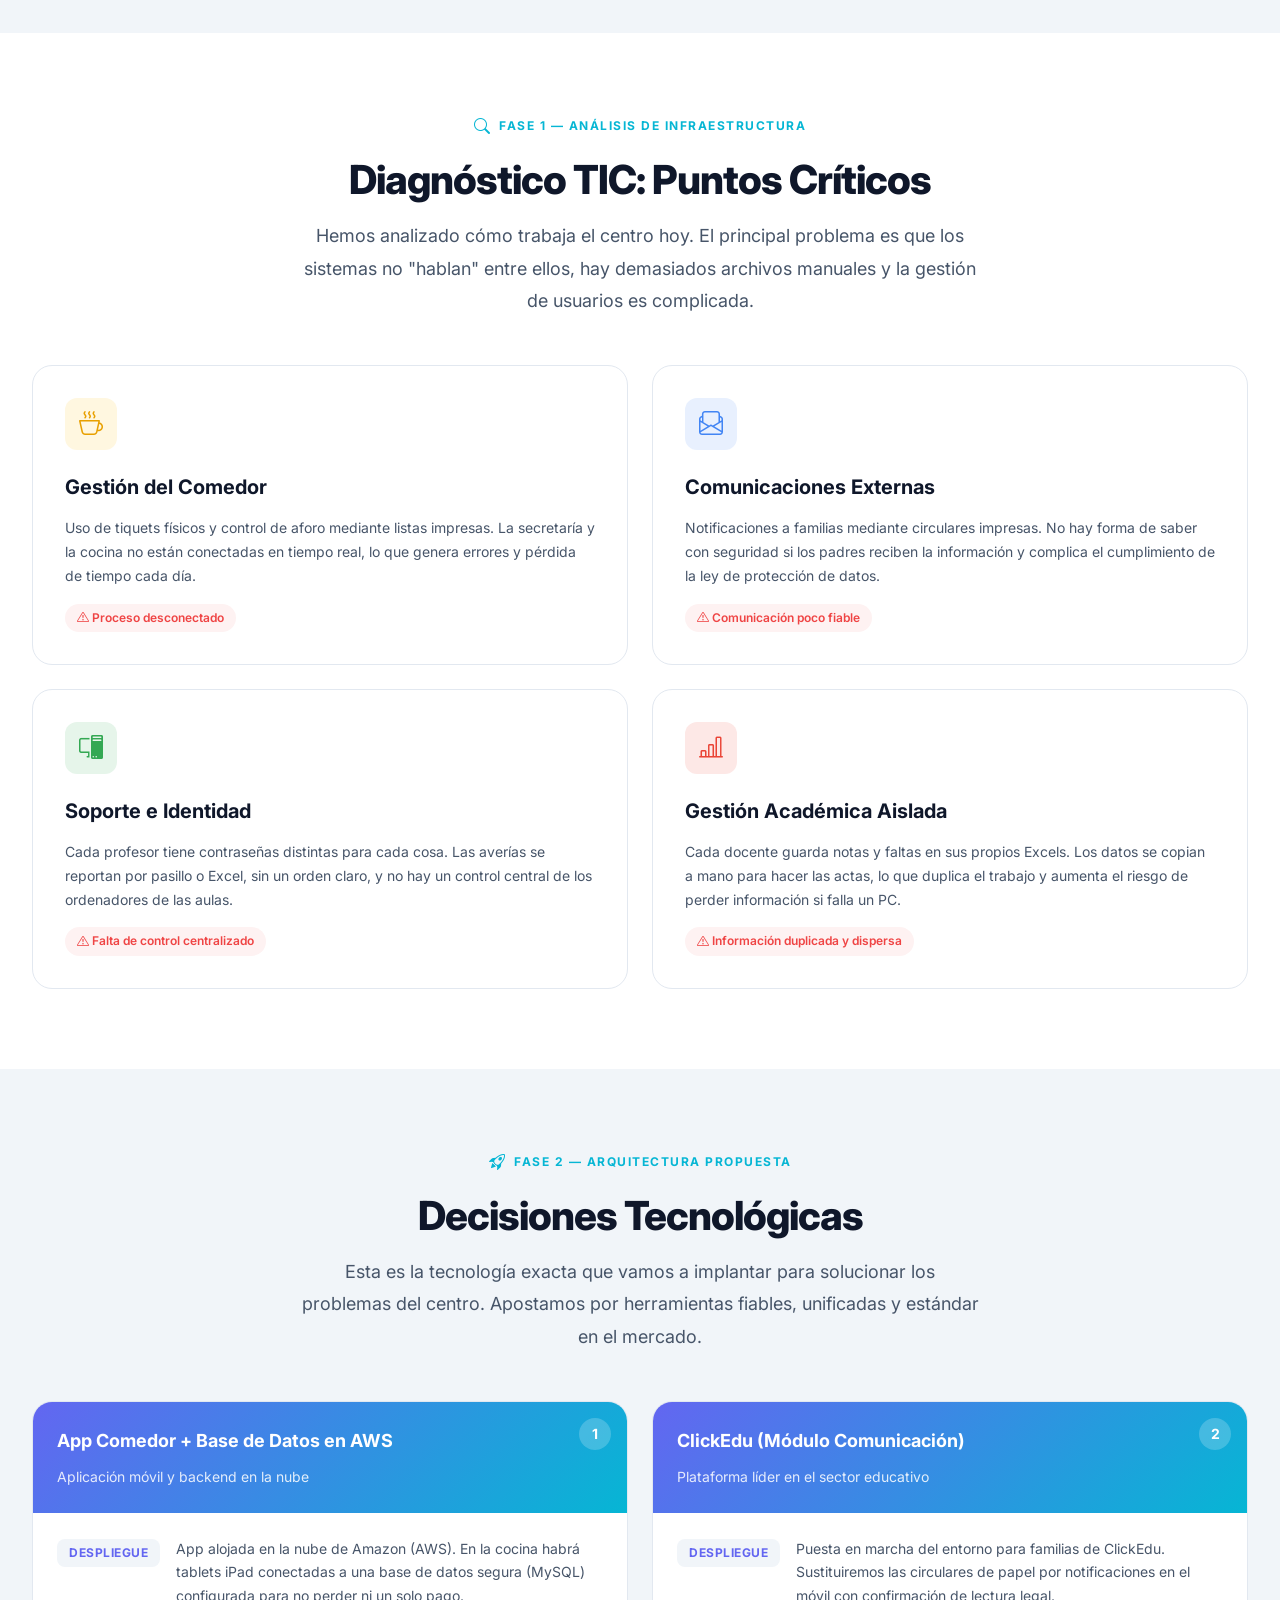
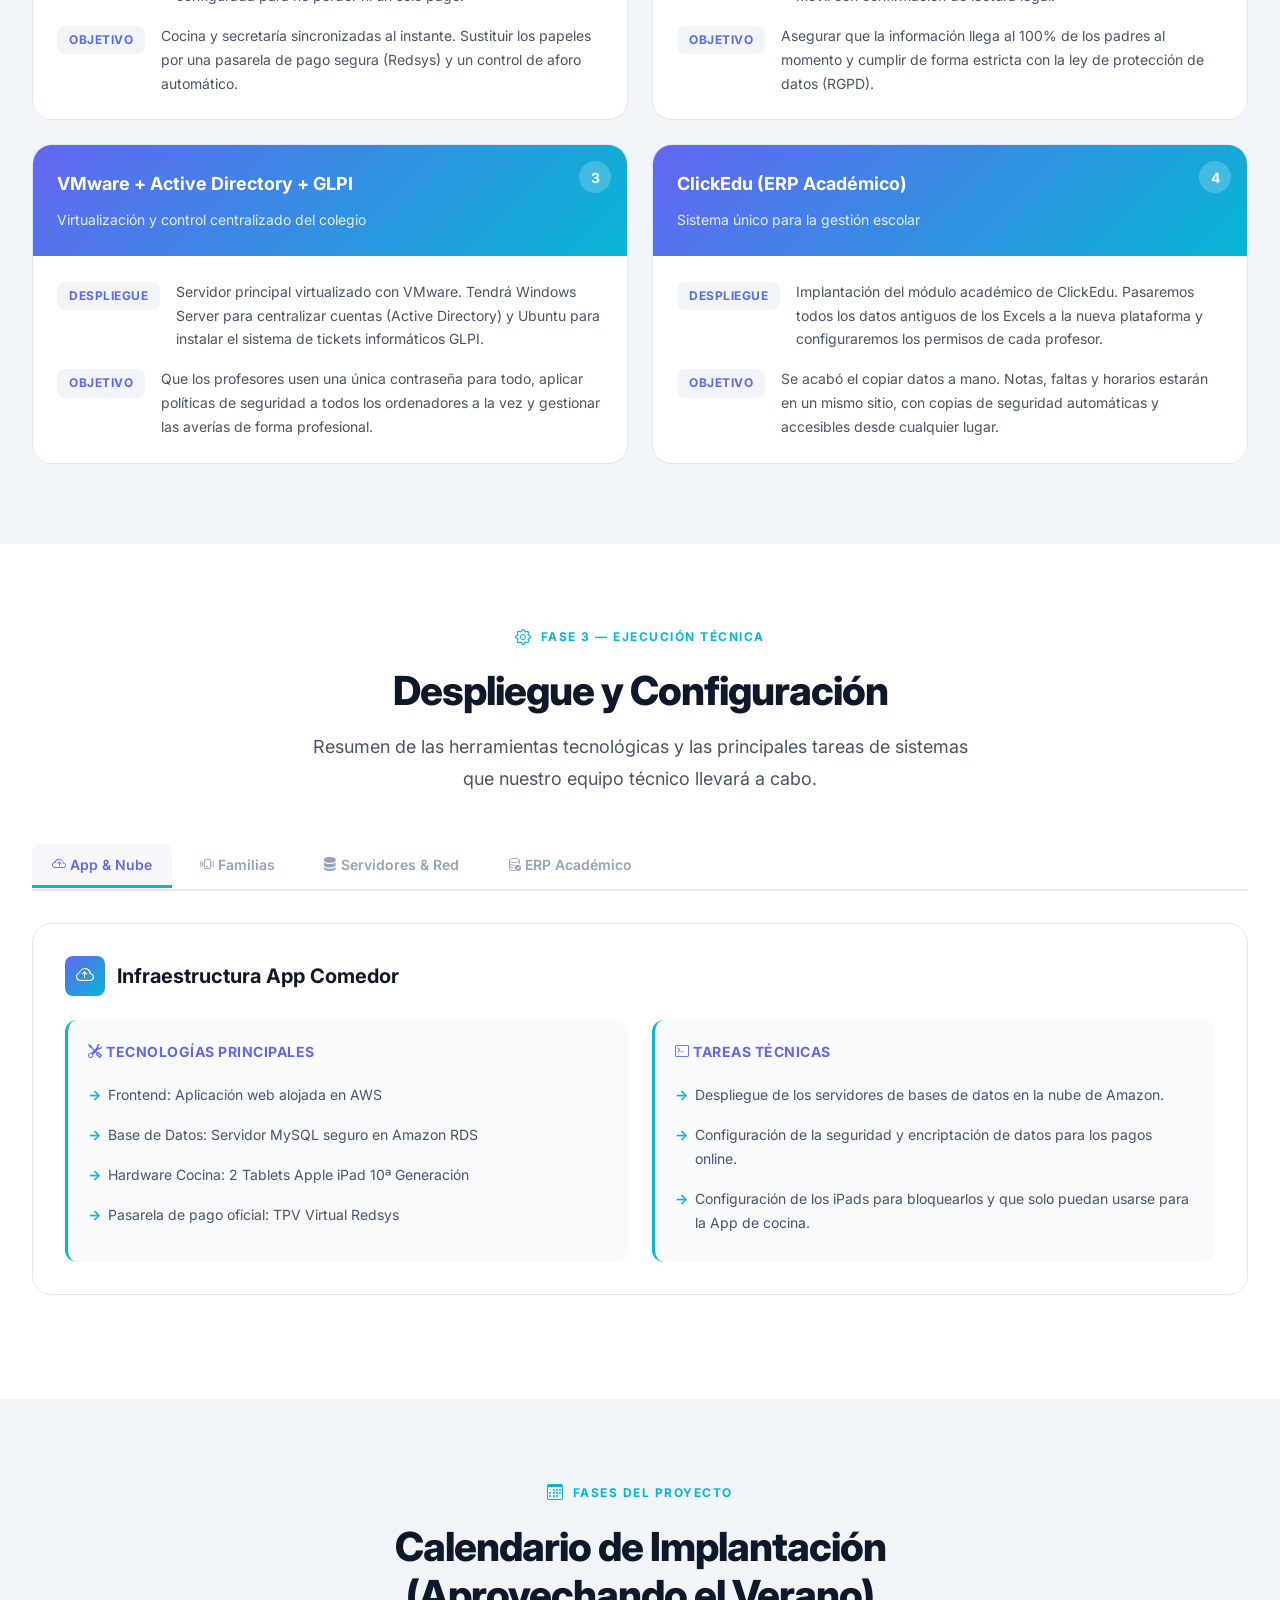
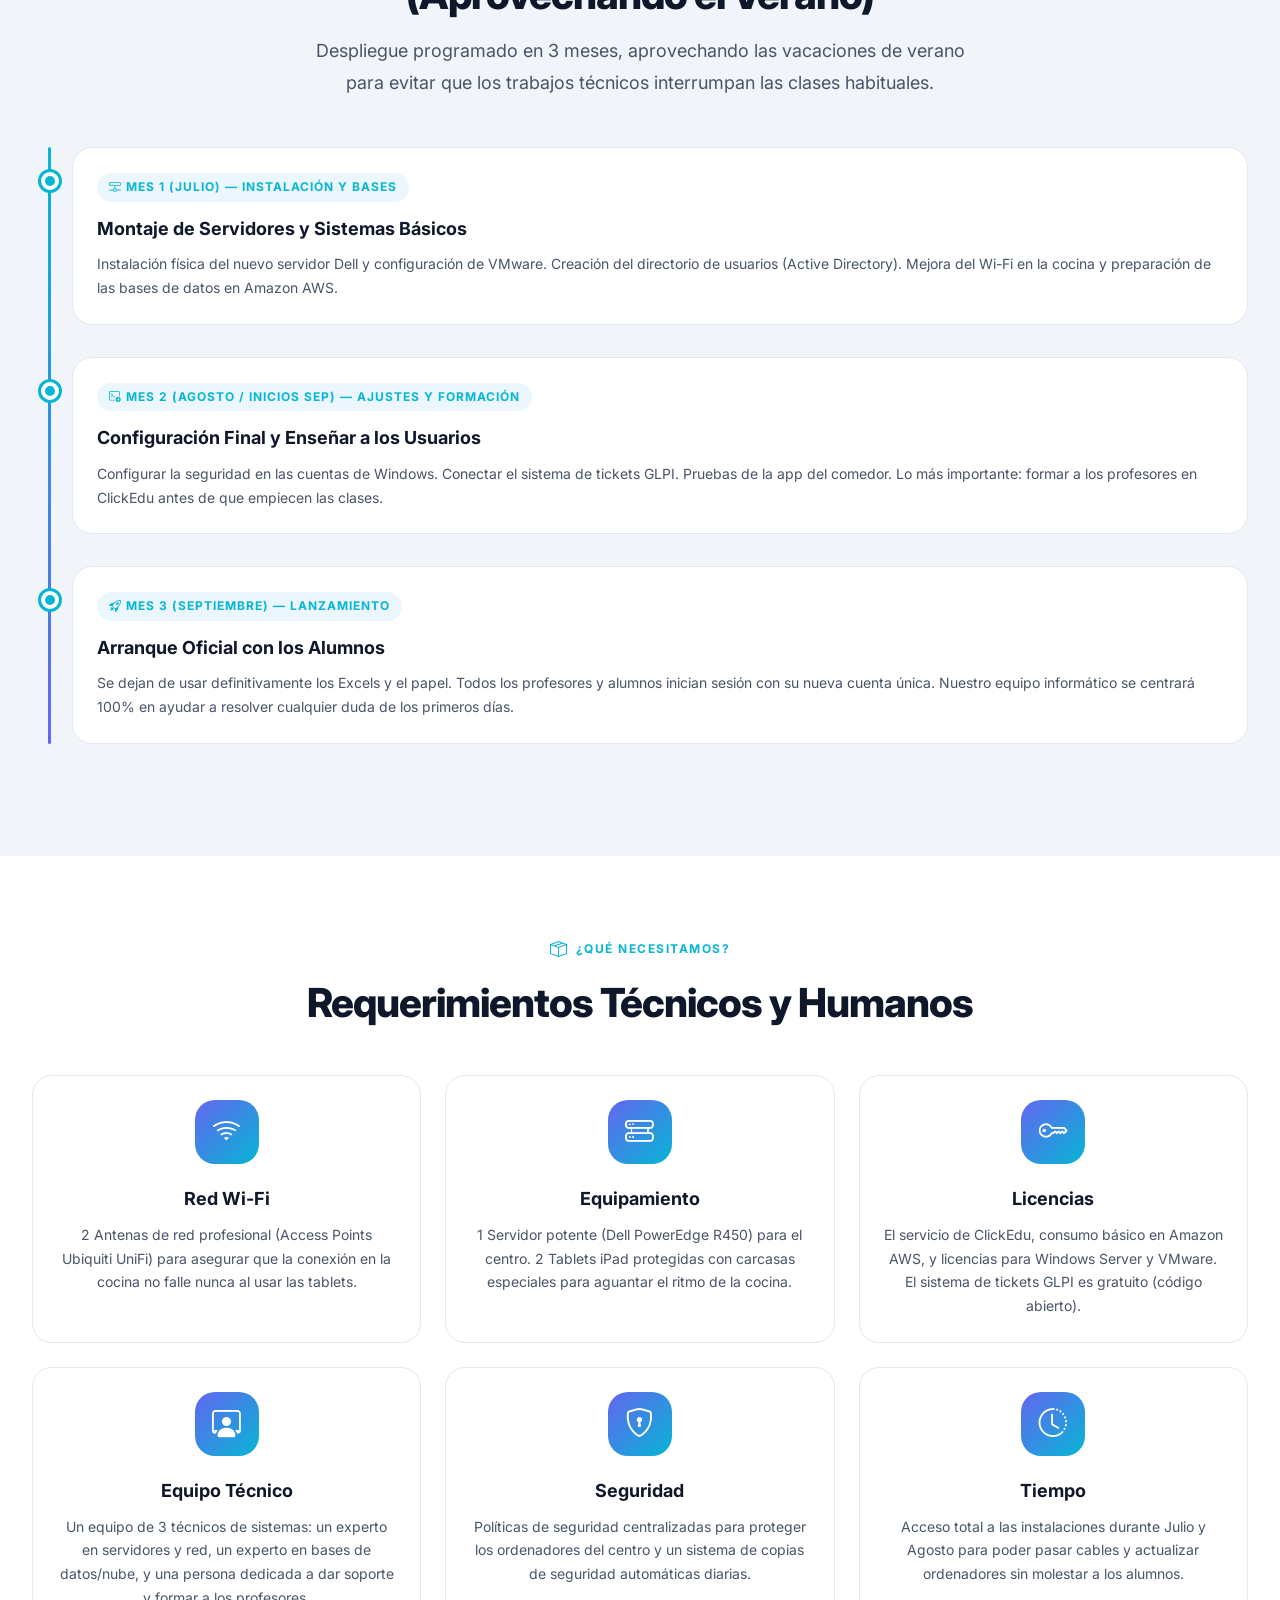
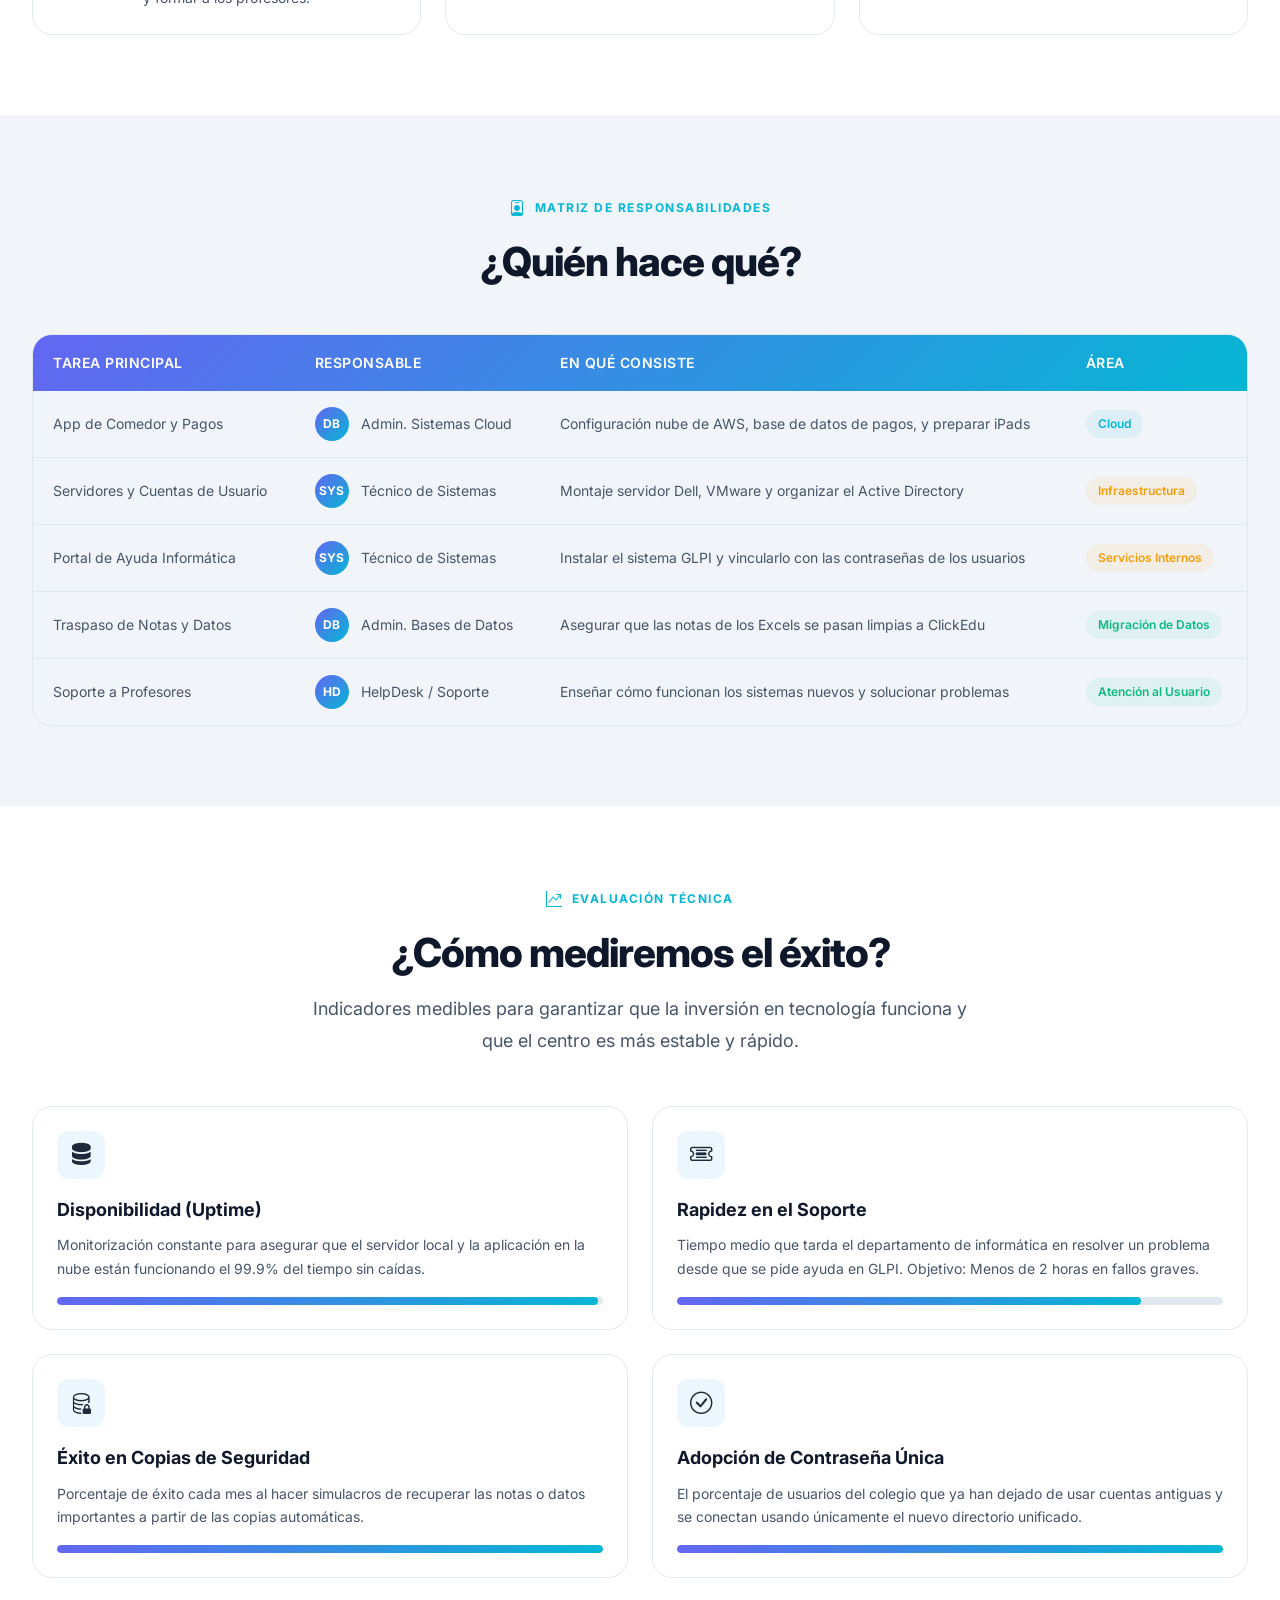
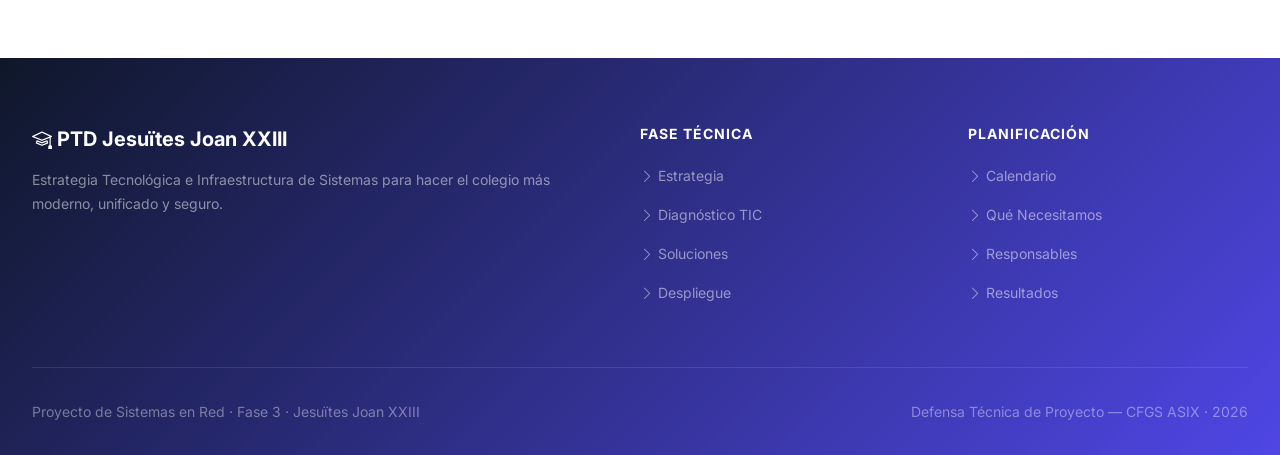
<file: ptd-school-digitalization-master/index.html>
<!DOCTYPE html>
<html lang="es">

<head>
    <meta charset="UTF-8">
    <meta name="viewport" content="width=device-width, initial-scale=1.0">
    <title>PTD — Plan de Transformación Digital | Jesuïtes Joan XXIII</title>
    <meta name="description"
        content="Plan de Transformación Digital para la escuela Jesuïtes Bellvitge - Joan XXIII. Diagnóstico, soluciones y hoja de ruta para la digitalización del centro educativo.">
    <link rel="stylesheet" href="https://cdn.jsdelivr.net/npm/bootstrap-icons@1.11.3/font/bootstrap-icons.min.css">
    <link rel="stylesheet" href="styles.css">
</head>

<body>

    <section class="hero" id="top">
        <div class="hero-particles"></div>
        <div class="hero-content">
            <div class="hero-badge">
                <span class="dot"></span>
                Fase 3 — Estrategia de Implementación Técnica
            </div>
            <h1>Plan de <span class="gradient-text">Transformación Digital</span></h1>
            <p class="hero-subtitle">Jesuïtes Bellvitge — Joan XXIII · Modernizamos la infraestructura TIC para hacer el
                día a día más fácil, seguro y eficiente.</p>
            <a href="#diagnostico" class="hero-cta">
                Descubrir el plan <span class="arrow">→</span>
            </a>
        </div>
    </section>

    <nav class="navbar" id="navbar">
        <div class="navbar-inner">
            <a href="#top" class="navbar-brand">
                <span class="logo-icon">JX</span>
                PTD Joan XXIII
            </a>
            <ul class="nav-links">
                <li><a href="#motivacion">Motivación</a></li>
                <li><a href="#diagnostico">Diagnóstico</a></li>
                <li><a href="#soluciones">Soluciones</a></li>
                <li><a href="#acciones">Plan de Acción</a></li>
                <li><a href="#temporalizacion">Calendario</a></li>
                <li><a href="#recursos">Recursos</a></li>
                <li><a href="#responsables">Responsables</a></li>
                <li><a href="#seguimiento">Seguimiento</a></li>
            </ul>
            <button class="menu-toggle" aria-label="Abrir menú">
                <span></span><span></span><span></span>
            </button>
        </div>
        <div class="nav-overlay"></div>
    </nav>

    <section class="section" id="motivacion">
        <div class="container">
            <div class="section-header reveal">
                <div class="section-label"><span class="icon"><i class="bi bi-lightbulb"></i></span> Visión Estratégica
                </div>
                <h2 class="section-title">¿Por qué damos este paso?</h2>
                <p class="section-desc">
                    La transformación digital de Jesuïtes Joan XXIII requiere unos cimientos sólidos. Vamos a unificar
                    los datos dispersos y eliminar la dependencia del papel utilizando soluciones seguras en la nube y
                    servidores locales modernos.
                </p>
            </div>

            <div class="kpi-rings stagger-children">
                <div class="kpi-ring reveal" data-color="#4285f4">
                    <div class="kpi-ring__circle">
                        <svg viewBox="0 0 120 120">
                            <circle class="kpi-ring__bg" cx="60" cy="60" r="52" />
                            <circle class="kpi-ring__fill" cx="60" cy="60" r="52" data-percent="100"
                                style="stroke:#4285f4" />
                        </svg>
                        <div class="kpi-ring__value">
                            <span class="stat-number" data-target="4" data-suffix="">0</span>
                        </div>
                    </div>
                    <div class="kpi-ring__label">Sistemas a modernizar</div>
                    <div class="kpi-ring__sub"><i class="bi bi-server"></i> Integración total</div>
                </div>
                <div class="kpi-ring reveal" data-color="#34a853">
                    <div class="kpi-ring__circle">
                        <svg viewBox="0 0 120 120">
                            <circle class="kpi-ring__bg" cx="60" cy="60" r="52" />
                            <circle class="kpi-ring__fill" cx="60" cy="60" r="52" data-percent="100"
                                style="stroke:#34a853" />
                        </svg>
                        <div class="kpi-ring__value">
                            <span class="stat-number" data-target="100" data-suffix="%">0</span>
                        </div>
                    </div>
                    <div class="kpi-ring__label">Digitalización de procesos</div>
                    <div class="kpi-ring__sub"><i class="bi bi-file-earmark-x"></i> Cero papel físico</div>
                </div>
                <div class="kpi-ring reveal" data-color="#fbbc04">
                    <div class="kpi-ring__circle">
                        <svg viewBox="0 0 120 120">
                            <circle class="kpi-ring__bg" cx="60" cy="60" r="52" />
                            <circle class="kpi-ring__fill" cx="60" cy="60" r="52" data-percent="75"
                                style="stroke:#fbbc04" />
                        </svg>
                        <div class="kpi-ring__value">
                            <span class="stat-number" data-target="3" data-suffix=" mes">0</span>
                        </div>
                    </div>
                    <div class="kpi-ring__label">Despliegue e implantación</div>
                    <div class="kpi-ring__sub"><i class="bi bi-calendar-check"></i> Ventana estival (Jul-Sep)</div>
                </div>
                <div class="kpi-ring reveal" data-color="#ea4335">
                    <div class="kpi-ring__circle">
                        <svg viewBox="0 0 120 120">
                            <circle class="kpi-ring__bg" cx="60" cy="60" r="52" />
                            <circle class="kpi-ring__fill" cx="60" cy="60" r="52" data-percent="100"
                                style="stroke:#ea4335" />
                        </svg>
                        <div class="kpi-ring__value">
                            <span class="stat-number" data-target="0" data-suffix="">0</span>
                        </div>
                    </div>
                    <div class="kpi-ring__label">Pérdida de información</div>
                    <div class="kpi-ring__sub"><i class="bi bi-shield-check"></i> Datos unificados y seguros</div>
                </div>
            </div>
        </div>
    </section>

    <section class="section" id="diagnostico">
        <div class="container">
            <div class="section-header reveal">
                <div class="section-label"><span class="icon"><i class="bi bi-search"></i></span> Fase 1 — Análisis de
                    Infraestructura</div>
                <h2 class="section-title">Diagnóstico TIC: Puntos Críticos</h2>
                <p class="section-desc">
                    Hemos analizado cómo trabaja el centro hoy. El principal problema es que los sistemas no "hablan"
                    entre ellos, hay demasiados archivos manuales y la gestión de usuarios es complicada.
                </p>
            </div>

            <div class="diagnostic-grid stagger-children">
                <div class="diagnostic-card reveal">
                    <div class="diagnostic-icon comedor"><i class="bi bi-cup-hot"></i></div>
                    <h3>Gestión del Comedor</h3>
                    <p>Uso de tiquets físicos y control de aforo mediante listas impresas. La secretaría y la cocina no
                        están conectadas en tiempo real, lo que genera errores y pérdida de tiempo cada día.</p>
                    <span class="diagnostic-tag"><i class="bi bi-exclamation-triangle"></i> Proceso desconectado</span>
                </div>
                <div class="diagnostic-card reveal">
                    <div class="diagnostic-icon comunicacion"><i class="bi bi-envelope-paper"></i></div>
                    <h3>Comunicaciones Externas</h3>
                    <p>Notificaciones a familias mediante circulares impresas. No hay forma de saber con seguridad si
                        los padres reciben la información y complica el cumplimiento de la ley de protección de datos.
                    </p>
                    <span class="diagnostic-tag"><i class="bi bi-exclamation-triangle"></i> Comunicación poco
                        fiable</span>
                </div>
                <div class="diagnostic-card reveal">
                    <div class="diagnostic-icon informatica"><i class="bi bi-pc-display"></i></div>
                    <h3>Soporte e Identidad</h3>
                    <p>Cada profesor tiene contraseñas distintas para cada cosa. Las averías se reportan por pasillo o
                        Excel, sin un orden claro, y no hay un control central de los ordenadores de las aulas.</p>
                    <span class="diagnostic-tag"><i class="bi bi-exclamation-triangle"></i> Falta de control
                        centralizado</span>
                </div>
                <div class="diagnostic-card reveal">
                    <div class="diagnostic-icon academica"><i class="bi bi-bar-chart-line"></i></div>
                    <h3>Gestión Académica Aislada</h3>
                    <p>Cada docente guarda notas y faltas en sus propios Excels. Los datos se copian a mano para hacer
                        las actas, lo que duplica el trabajo y aumenta el riesgo de perder información si falla un PC.
                    </p>
                    <span class="diagnostic-tag"><i class="bi bi-exclamation-triangle"></i> Información duplicada y
                        dispersa</span>
                </div>
            </div>
        </div>
    </section>

    <section class="section" id="soluciones">
        <div class="container">
            <div class="section-header reveal">
                <div class="section-label"><span class="icon"><i class="bi bi-rocket-takeoff"></i></span> Fase 2 —
                    Arquitectura Propuesta</div>
                <h2 class="section-title">Decisiones Tecnológicas</h2>
                <p class="section-desc">
                    Esta es la tecnología exacta que vamos a implantar para solucionar los problemas del centro.
                    Apostamos por herramientas fiables, unificadas y estándar en el mercado.
                </p>
            </div>

            <div class="solutions-grid stagger-children">
                <div class="solution-card reveal">
                    <div class="solution-header">
                        <span class="number">1</span>
                        <h3>App Comedor + Base de Datos en AWS</h3>
                        <p>Aplicación móvil y backend en la nube</p>
                    </div>
                    <div class="solution-body">
                        <div class="solution-row">
                            <span class="solution-label">Despliegue</span>
                            <p>App alojada en la nube de Amazon (AWS). En la cocina habrá tablets iPad conectadas a una
                                base de datos segura (MySQL) configurada para no perder ni un solo pago.</p>
                        </div>
                        <div class="solution-row">
                            <span class="solution-label">Objetivo</span>
                            <p>Cocina y secretaría sincronizadas al instante. Sustituir los papeles por una pasarela de
                                pago segura (Redsys) y un control de aforo automático.</p>
                        </div>
                    </div>
                </div>

                <div class="solution-card reveal">
                    <div class="solution-header">
                        <span class="number">2</span>
                        <h3>ClickEdu (Módulo Comunicación)</h3>
                        <p>Plataforma líder en el sector educativo</p>
                    </div>
                    <div class="solution-body">
                        <div class="solution-row">
                            <span class="solution-label">Despliegue</span>
                            <p>Puesta en marcha del entorno para familias de ClickEdu. Sustituiremos las circulares de
                                papel por notificaciones en el móvil con confirmación de lectura legal.</p>
                        </div>
                        <div class="solution-row">
                            <span class="solution-label">Objetivo</span>
                            <p>Asegurar que la información llega al 100% de los padres al momento y cumplir de forma
                                estricta con la ley de protección de datos (RGPD).</p>
                        </div>
                    </div>
                </div>

                <div class="solution-card reveal">
                    <div class="solution-header">
                        <span class="number">3</span>
                        <h3>VMware + Active Directory + GLPI</h3>
                        <p>Virtualización y control centralizado del colegio</p>
                    </div>
                    <div class="solution-body">
                        <div class="solution-row">
                            <span class="solution-label">Despliegue</span>
                            <p>Servidor principal virtualizado con VMware. Tendrá Windows Server para centralizar
                                cuentas (Active Directory) y Ubuntu para instalar el sistema de tickets informáticos
                                GLPI.</p>
                        </div>
                        <div class="solution-row">
                            <span class="solution-label">Objetivo</span>
                            <p>Que los profesores usen una única contraseña para todo, aplicar políticas de seguridad a
                                todos los ordenadores a la vez y gestionar las averías de forma profesional.</p>
                        </div>
                    </div>
                </div>

                <div class="solution-card reveal">
                    <div class="solution-header">
                        <span class="number">4</span>
                        <h3>ClickEdu (ERP Académico)</h3>
                        <p>Sistema único para la gestión escolar</p>
                    </div>
                    <div class="solution-body">
                        <div class="solution-row">
                            <span class="solution-label">Despliegue</span>
                            <p>Implantación del módulo académico de ClickEdu. Pasaremos todos los datos antiguos de los
                                Excels a la nueva plataforma y configuraremos los permisos de cada profesor.</p>
                        </div>
                        <div class="solution-row">
                            <span class="solution-label">Objetivo</span>
                            <p>Se acabó el copiar datos a mano. Notas, faltas y horarios estarán en un mismo sitio, con
                                copias de seguridad automáticas y accesibles desde cualquier lugar.</p>
                        </div>
                    </div>
                </div>
            </div>
        </div>
    </section>

    <section class="section" id="acciones">
        <div class="container">
            <div class="section-header reveal">
                <div class="section-label"><span class="icon"><i class="bi bi-gear"></i></span> Fase 3 — Ejecución
                    Técnica</div>
                <h2 class="section-title">Despliegue y Configuración</h2>
                <p class="section-desc">
                    Resumen de las herramientas tecnológicas y las principales tareas de sistemas que nuestro equipo
                    técnico llevará a cabo.
                </p>
            </div>

            <div class="action-tabs reveal">
                <button class="action-tab active" data-tab="tab-comedor"><i class="bi bi-cloud-arrow-up"></i> App &
                    Nube</button>
                <button class="action-tab" data-tab="tab-comunicacion"><i class="bi bi-phone-vibrate"></i>
                    Familias</button>
                <button class="action-tab" data-tab="tab-informatica"><i class="bi bi-server"></i> Servidores &
                    Red</button>
                <button class="action-tab" data-tab="tab-academica"><i class="bi bi-database-check"></i> ERP
                    Académico</button>
            </div>

            <div class="tab-content active" id="tab-comedor">
                <div class="action-detail">
                    <h3>
                        <span class="icon-box"><i class="bi bi-cloud-arrow-up"></i></span>
                        Infraestructura App Comedor
                    </h3>
                    <div class="detail-grid">
                        <div class="detail-item">
                            <h4><i class="bi bi-tools"></i> Tecnologías principales</h4>
                            <ul>
                                <li>Frontend: Aplicación web alojada en AWS</li>
                                <li>Base de Datos: Servidor MySQL seguro en Amazon RDS</li>
                                <li>Hardware Cocina: 2 Tablets Apple iPad 10ª Generación</li>
                                <li>Pasarela de pago oficial: TPV Virtual Redsys</li>
                            </ul>
                        </div>
                        <div class="detail-item">
                            <h4><i class="bi bi-terminal"></i> Tareas Técnicas</h4>
                            <ul>
                                <li>Despliegue de los servidores de bases de datos en la nube de Amazon.</li>
                                <li>Configuración de la seguridad y encriptación de datos para los pagos online.</li>
                                <li>Configuración de los iPads para bloquearlos y que solo puedan usarse para la App de
                                    cocina.</li>
                            </ul>
                        </div>
                    </div>
                </div>
            </div>

            <div class="tab-content" id="tab-comunicacion">
                <div class="action-detail">
                    <h3>
                        <span class="icon-box"><i class="bi bi-phone-vibrate"></i></span>
                        Implementación ClickEdu (Familias)
                    </h3>
                    <div class="detail-grid">
                        <div class="detail-item">
                            <h4><i class="bi bi-tools"></i> Tecnologías principales</h4>
                            <ul>
                                <li>Plataforma web principal de ClickEdu</li>
                                <li>Módulo oficial de Comunicación y Familias</li>
                                <li>App nativa instalable para padres (iOS y Android)</li>
                            </ul>
                        </div>
                        <div class="detail-item">
                            <h4><i class="bi bi-terminal"></i> Tareas Técnicas</h4>
                            <ul>
                                <li>Limpieza de bases de datos antiguas e importación masiva de correos y usuarios.</li>
                                <li>Creación de la estructura de permisos (qué puede ver un Tutor vs. el Director).</li>
                                <li>Integración de los correos electrónicos del centro con la nueva plataforma.</li>
                            </ul>
                        </div>
                    </div>
                </div>
            </div>

            <div class="tab-content" id="tab-informatica">
                <div class="action-detail">
                    <h3>
                        <span class="icon-box"><i class="bi bi-server"></i></span>
                        Sistemas Locales y Soporte (GLPI)
                    </h3>
                    <div class="detail-grid">
                        <div class="detail-item">
                            <h4><i class="bi bi-tools"></i> Tecnologías principales</h4>
                            <ul>
                                <li>Servidor Dell PowerEdge R450 de alto rendimiento</li>
                                <li>Sistema de virtualización VMware vSphere (ESXi)</li>
                                <li>Windows Server 2022 para Active Directory (Usuarios)</li>
                                <li>Ubuntu Linux para el sistema de soporte GLPI v10</li>
                            </ul>
                        </div>
                        <div class="detail-item">
                            <h4><i class="bi bi-terminal"></i> Tareas Técnicas</h4>
                            <ul>
                                <li>Montaje del servidor físico y configuración de la virtualización.</li>
                                <li>Creación del "Active Directory" para que todos los usuarios tengan una cuenta
                                    oficial del colegio.</li>
                                <li>Aplicación de normas de seguridad a los PC de las aulas (ej: bloquear instalación de
                                    programas).</li>
                                <li>Instalación del portal de incidencias GLPI y conexión con los usuarios del Active
                                    Directory.</li>
                            </ul>
                        </div>
                    </div>
                </div>
            </div>

            <div class="tab-content" id="tab-academica">
                <div class="action-detail">
                    <h3>
                        <span class="icon-box"><i class="bi bi-database-check"></i></span>
                        Migración de Datos Académicos
                    </h3>
                    <div class="detail-grid">
                        <div class="detail-item">
                            <h4><i class="bi bi-tools"></i> Tecnologías principales</h4>
                            <ul>
                                <li>Plataforma ClickEdu (Módulo Académico)</li>
                                <li>Conexión con los sistemas de la Generalitat (RALC/SAGA)</li>
                                <li>Sistema de exportación de actas oficiales</li>
                            </ul>
                        </div>
                        <div class="detail-item">
                            <h4><i class="bi bi-terminal"></i> Tareas Técnicas</h4>
                            <ul>
                                <li>Revisión y corrección de los datos de los antiguos Excels de los profesores.</li>
                                <li>Volcado automático y seguro del histórico de alumnos al nuevo programa.</li>
                                <li>Comprobación de que no se ha perdido ninguna nota en el traslado.</li>
                                <li>Eliminación segura de los archivos antiguos para cumplir con protección de datos.
                                </li>
                            </ul>
                        </div>
                    </div>
                </div>
            </div>
        </div>
    </section>

    <section class="section" id="temporalizacion">
        <div class="container">
            <div class="section-header reveal">
                <div class="section-label"><span class="icon"><i class="bi bi-calendar3"></i></span> Fases del Proyecto
                </div>
                <h2 class="section-title">Calendario de Implantación (Aprovechando el Verano)</h2>
                <p class="section-desc">
                    Despliegue programado en 3 meses, aprovechando las vacaciones de verano para evitar que los trabajos
                    técnicos interrumpan las clases habituales.
                </p>
            </div>

            <div class="timeline reveal">
                <div class="timeline-item">
                    <span class="timeline-month"><i class="bi bi-hdd-network"></i> Mes 1 (Julio) — Instalación y
                        Bases</span>
                    <h4>Montaje de Servidores y Sistemas Básicos</h4>
                    <p>Instalación física del nuevo servidor Dell y configuración de VMware. Creación del directorio de
                        usuarios (Active Directory). Mejora del Wi-Fi en la cocina y preparación de las bases de datos
                        en Amazon AWS.</p>
                </div>
                <div class="timeline-item">
                    <span class="timeline-month"><i class="bi bi-terminal-plus"></i> Mes 2 (Agosto / Inicios Sep) —
                        Ajustes y Formación</span>
                    <h4>Configuración Final y Enseñar a los Usuarios</h4>
                    <p>Configurar la seguridad en las cuentas de Windows. Conectar el sistema de tickets GLPI. Pruebas
                        de la app del comedor. Lo más importante: formar a los profesores en ClickEdu antes de que
                        empiecen las clases.</p>
                </div>
                <div class="timeline-item">
                    <span class="timeline-month"><i class="bi bi-rocket-takeoff"></i> Mes 3 (Septiembre) — Lanzamiento</span>
                    <h4>Arranque Oficial con los Alumnos</h4>
                    <p>Se dejan de usar definitivamente los Excels y el papel. Todos los profesores y alumnos
                        inician sesión con su nueva cuenta única. Nuestro equipo informático se centrará 100% en
                        ayudar a resolver cualquier duda de los primeros días.</p>
                </div>
            </div>
        </div>
    </section>

    <section class="section" id="recursos">
        <div class="container">
            <div class="section-header reveal">
                <div class="section-label"><span class="icon"><i class="bi bi-box-seam"></i></span> ¿Qué necesitamos?
                </div>
                <h2 class="section-title">Requerimientos Técnicos y Humanos</h2>
            </div>

            <div class="resources-grid stagger-children">
                <div class="resource-card reveal">
                    <div class="resource-icon"><i class="bi bi-wifi"></i></div>
                    <h3>Red Wi-Fi</h3>
                    <p>2 Antenas de red profesional (Access Points Ubiquiti UniFi) para asegurar que la conexión en la
                        cocina no falle nunca al usar las tablets.</p>
                </div>
                <div class="resource-card reveal">
                    <div class="resource-icon"><i class="bi bi-hdd-rack"></i></div>
                    <h3>Equipamiento</h3>
                    <p>1 Servidor potente (Dell PowerEdge R450) para el centro. 2 Tablets iPad protegidas con carcasas
                        especiales para aguantar el ritmo de la cocina.</p>
                </div>
                <div class="resource-card reveal">
                    <div class="resource-icon"><i class="bi bi-key"></i></div>
                    <h3>Licencias</h3>
                    <p>El servicio de ClickEdu, consumo básico en Amazon AWS, y licencias para Windows Server y VMware.
                        El sistema de tickets GLPI es gratuito (código abierto).</p>
                </div>
                <div class="resource-card reveal">
                    <div class="resource-icon"><i class="bi bi-person-workspace"></i></div>
                    <h3>Equipo Técnico</h3>
                    <p>Un equipo de 3 técnicos de sistemas: un experto en servidores y red, un experto en bases de
                        datos/nube, y una persona dedicada a dar soporte y formar a los profesores.</p>
                </div>
                <div class="resource-card reveal">
                    <div class="resource-icon"><i class="bi bi-shield-lock"></i></div>
                    <h3>Seguridad</h3>
                    <p>Políticas de seguridad centralizadas para proteger los ordenadores del centro y un sistema de
                        copias de seguridad automáticas diarias.</p>
                </div>
                <div class="resource-card reveal">
                    <div class="resource-icon"><i class="bi bi-clock-history"></i></div>
                    <h3>Tiempo</h3>
                    <p>Acceso total a las instalaciones durante Julio y Agosto para poder pasar cables y actualizar
                        ordenadores sin molestar a los alumnos.</p>
                </div>
            </div>
        </div>
    </section>

    <section class="section" id="responsables">
        <div class="container">
            <div class="section-header reveal">
                <div class="section-label"><span class="icon"><i class="bi bi-person-badge"></i></span> Matriz de
                    Responsabilidades</div>
                <h2 class="section-title">¿Quién hace qué?</h2>
            </div>

            <div class="reveal">
                <table class="responsible-table">
                    <thead>
                        <tr>
                            <th>Tarea Principal</th>
                            <th>Responsable</th>
                            <th>En qué consiste</th>
                            <th>Área</th>
                        </tr>
                    </thead>
                    <tbody>
                        <tr>
                            <td>App de Comedor y Pagos</td>
                            <td>
                                <span class="responsible-avatar">
                                    <span class="avatar">DB</span>
                                    Admin. Sistemas Cloud
                                </span>
                            </td>
                            <td>Configuración nube de AWS, base de datos de pagos, y preparar iPads</td>
                            <td><span class="tag tag-blue">Cloud</span></td>
                        </tr>
                        <tr>
                            <td>Servidores y Cuentas de Usuario</td>
                            <td>
                                <span class="responsible-avatar">
                                    <span class="avatar">SYS</span>
                                    Técnico de Sistemas
                                </span>
                            </td>
                            <td>Montaje servidor Dell, VMware y organizar el Active Directory</td>
                            <td><span class="tag tag-amber">Infraestructura</span></td>
                        </tr>
                        <tr>
                            <td>Portal de Ayuda Informática</td>
                            <td>
                                <span class="responsible-avatar">
                                    <span class="avatar">SYS</span>
                                    Técnico de Sistemas
                                </span>
                            </td>
                            <td>Instalar el sistema GLPI y vincularlo con las contraseñas de los usuarios</td>
                            <td><span class="tag tag-amber">Servicios Internos</span></td>
                        </tr>
                        <tr>
                            <td>Traspaso de Notas y Datos</td>
                            <td>
                                <span class="responsible-avatar">
                                    <span class="avatar">DB</span>
                                    Admin. Bases de Datos
                                </span>
                            </td>
                            <td>Asegurar que las notas de los Excels se pasan limpias a ClickEdu</td>
                            <td><span class="tag tag-green">Migración de Datos</span></td>
                        </tr>
                        <tr>
                            <td>Soporte a Profesores</td>
                            <td>
                                <span class="responsible-avatar">
                                    <span class="avatar">HD</span>
                                    HelpDesk / Soporte
                                </span>
                            </td>
                            <td>Enseñar cómo funcionan los sistemas nuevos y solucionar problemas</td>
                            <td><span class="tag tag-green">Atención al Usuario</span></td>
                        </tr>
                    </tbody>
                </table>
            </div>
        </div>
    </section>

    <section class="section" id="seguimiento">
        <div class="container">
            <div class="section-header reveal">
                <div class="section-label"><span class="icon"><i class="bi bi-graph-up-arrow"></i></span> Evaluación
                    Técnica</div>
                <h2 class="section-title">¿Cómo mediremos el éxito?</h2>
                <p class="section-desc">
                    Indicadores medibles para garantizar que la inversión en tecnología funciona y que el centro es más
                    estable y rápido.
                </p>
            </div>

            <div class="evaluation-grid stagger-children">
                <div class="eval-card reveal">
                    <div class="eval-icon"><i class="bi bi-server"></i></div>
                    <h3>Disponibilidad (Uptime)</h3>
                    <p>Monitorización constante para asegurar que el servidor local y la aplicación en la nube están
                        funcionando el 99.9% del tiempo sin caídas.</p>
                    <div class="progress-bar">
                        <div class="fill" data-width="99%"></div>
                    </div>
                </div>
                <div class="eval-card reveal">
                    <div class="eval-icon"><i class="bi bi-ticket-detailed"></i></div>
                    <h3>Rapidez en el Soporte</h3>
                    <p>Tiempo medio que tarda el departamento de informática en resolver un problema desde que se pide
                        ayuda en GLPI. Objetivo: Menos de 2 horas en fallos graves.</p>
                    <div class="progress-bar">
                        <div class="fill" data-width="85%"></div>
                    </div>
                </div>
                <div class="eval-card reveal">
                    <div class="eval-icon"><i class="bi bi-database-lock"></i></div>
                    <h3>Éxito en Copias de Seguridad</h3>
                    <p>Porcentaje de éxito cada mes al hacer simulacros de recuperar las notas o datos importantes a
                        partir de las copias automáticas.</p>
                    <div class="progress-bar">
                        <div class="fill" data-width="100%"></div>
                    </div>
                </div>
                <div class="eval-card reveal">
                    <div class="eval-icon"><i class="bi bi-check-circle"></i></div>
                    <h3>Adopción de Contraseña Única</h3>
                    <p>El porcentaje de usuarios del colegio que ya han dejado de usar cuentas antiguas y se conectan
                        usando únicamente el nuevo directorio unificado.</p>
                    <div class="progress-bar">
                        <div class="fill" data-width="100%"></div>
                    </div>
                </div>
            </div>
        </div>
    </section>

    <footer class="footer">
        <div class="footer-inner">
            <div class="footer-brand">
                <h3><i class="bi bi-mortarboard"></i> PTD Jesuïtes Joan XXIII</h3>
                <p>Estrategia Tecnológica e Infraestructura de Sistemas para hacer el colegio más moderno, unificado y
                    seguro.</p>
            </div>
            <div class="footer-links">
                <h4>Fase Técnica</h4>
                <ul>
                    <li><a href="#motivacion"><i class="bi bi-chevron-right"></i> Estrategia</a></li>
                    <li><a href="#diagnostico"><i class="bi bi-chevron-right"></i> Diagnóstico TIC</a></li>
                    <li><a href="#soluciones"><i class="bi bi-chevron-right"></i> Soluciones</a></li>
                    <li><a href="#acciones"><i class="bi bi-chevron-right"></i> Despliegue</a></li>
                </ul>
            </div>
            <div class="footer-links">
                <h4>Planificación</h4>
                <ul>
                    <li><a href="#temporalizacion"><i class="bi bi-chevron-right"></i> Calendario</a></li>
                    <li><a href="#recursos"><i class="bi bi-chevron-right"></i> Qué Necesitamos</a></li>
                    <li><a href="#responsables"><i class="bi bi-chevron-right"></i> Responsables</a></li>
                    <li><a href="#seguimiento"><i class="bi bi-chevron-right"></i> Resultados</a></li>
                </ul>
            </div>
        </div>
        <div class="footer-bottom">
            <span>Proyecto de Sistemas en Red · Fase 3 · Jesuïtes Joan XXIII</span>
            <span>Defensa Técnica de Proyecto — CFGS ASIX · 2026</span>
        </div>
    </footer>

    <a href="#top" class="back-to-top" aria-label="Volver arriba"><i class="bi bi-arrow-up"></i></a>

    <script src="main.js"></script>

</body>

</html>
</file>
<file: styles.css>
/* ============================================
   VARIABLES & DESIGN TOKENS
   ============================================ */
@import url('https://fonts.googleapis.com/css2?family=Inter:wght@300;400;500;600;700;800;900&display=swap');

:root {
    /* Brand colors — Premium Dark Tech */
    --primary: #6366f1;        /* Indigo */
    --primary-light: #818cf8;
    --primary-dark: #4f46e5;
    --secondary: #06b6d4;      /* Cyan */
    --accent: #f472b6;         /* Pink/Magenta accent */
    
    --azul-principal: var(--primary);
    --azul-oscuro: var(--primary-dark);
    --azul-claro: var(--secondary);
    --azul-accent: var(--primary-light);
    --azul-glow: rgba(99, 102, 241, 0.2);

    /* Neutrals — Slate/Zinc for a sophisticated feel */
    --gris-50: #f8fafc;
    --gris-100: #f1f5f9;
    --gris-200: #e2e8f0;
    --gris-300: #cbd5e1;
    --gris-400: #94a3b8;
    --gris-600: #475569;
    --gris-800: #1e293b;
    --gris-900: #0f172a;

    /* Semantic */
    --success: #10b981;
    --warning: #f59e0b;
    --danger: #ef4444;
    --info: #3b82f6;

    /* Surface */
    --surface-primary: #ffffff;
    --surface-secondary: var(--gris-50);
    --surface-glass: rgba(255, 255, 255, 0.8);
    --surface-card: #ffffff;
    --surface-dark: var(--gris-900);

    /* Typography */
    --font-primary: 'Inter', -apple-system, BlinkMacSystemFont, 'Segoe UI', sans-serif;
    --text-xs: 0.75rem;
    --text-sm: 0.875rem;
    --text-base: 1rem;
    --text-lg: 1.125rem;
    --text-xl: 1.25rem;
    --text-2xl: 1.5rem;
    --text-3xl: 1.875rem;
    --text-4xl: 2.5rem;
    --text-5xl: 3.5rem;

    /* Spacing */
    --space-1: 0.25rem;
    --space-2: 0.5rem;
    --space-3: 0.75rem;
    --space-4: 1rem;
    --space-5: 1.25rem;
    --space-6: 1.5rem;
    --space-8: 2rem;
    --space-10: 2.5rem;
    --space-12: 3rem;
    --space-16: 4rem;
    --space-20: 5rem;
    --space-24: 6rem;

    /* Radius */
    --radius-sm: 8px;
    --radius-md: 12px;
    --radius-lg: 20px;
    --radius-xl: 32px;
    --radius-full: 9999px;

    /* Shadows — Softer, more layered */
    --shadow-sm: 0 1px 2px rgba(15, 23, 42, 0.05);
    --shadow-md: 0 4px 6px -1px rgba(15, 23, 42, 0.1), 0 2px 4px -2px rgba(15, 23, 42, 0.05);
    --shadow-lg: 0 10px 15px -3px rgba(15, 23, 42, 0.1), 0 4px 6px -4px rgba(15, 23, 42, 0.05);
    --shadow-xl: 0 20px 25px -5px rgba(15, 23, 42, 0.1), 0 8px 10px -6px rgba(15, 23, 42, 0.05);
    --shadow-glow: 0 0 20px var(--azul-glow);

    /* Transitions */
    --transition-fast: 200ms cubic-bezier(0.4, 0, 0.2, 1);
    --transition-base: 400ms cubic-bezier(0.4, 0, 0.2, 1);
    --transition-slow: 600ms cubic-bezier(0.4, 0, 0.2, 1);
    --transition-spring: 600ms cubic-bezier(0.34, 1.56, 0.64, 1);
}

/* ============================================
   RESET & BASE
   ============================================ */
*,
*::before,
*::after {
    margin: 0;
    padding: 0;
    box-sizing: border-box;
}

html {
    scroll-behavior: smooth;
    scroll-padding-top: 80px;
    font-size: 16px;
}

body {
    font-family: var(--font-primary);
    line-height: 1.7;
    color: var(--gris-800);
    background-color: var(--gris-100);
    overflow-x: hidden;
    -webkit-font-smoothing: antialiased;
    -moz-osx-font-smoothing: grayscale;
}

img {
    max-width: 100%;
    display: block;
}

a {
    text-decoration: none;
    color: inherit;
}

button {
    cursor: pointer;
    border: none;
    background: none;
    font-family: inherit;
}

/* ============================================
   ANIMATED BACKGROUND (HERO)
   ============================================ */
.hero {
    position: relative;
    background: var(--gris-900);
    color: #fff;
    padding: var(--space-24) var(--space-8) var(--space-20);
    text-align: center;
    overflow: hidden;
    min-height: 100vh;
    display: flex;
    flex-direction: column;
    align-items: center;
    justify-content: center;
}

.hero::before {
    content: '';
    position: absolute;
    inset: 0;
    background: 
        radial-gradient(circle at 15% 50%, rgba(99, 102, 241, 0.15) 0%, transparent 40%),
        radial-gradient(circle at 85% 30%, rgba(6, 182, 212, 0.15) 0%, transparent 40%),
        radial-gradient(circle at 50% 80%, rgba(244, 114, 182, 0.1) 0%, transparent 40%);
    z-index: 1;
}

.hero::after {
    content: '';
    position: absolute;
    bottom: 0;
    left: 0;
    right: 0;
    height: 150px;
    background: linear-gradient(to top, var(--gris-100), transparent);
    z-index: 2;
}

@keyframes heroGlow {
    0% {
        opacity: 0.6;
    }

    100% {
        opacity: 1;
    }
}

/* Floating particles */
.hero-particles {
    position: absolute;
    inset: 0;
    overflow: hidden;
    pointer-events: none;
}

.hero-particles span {
    position: absolute;
    width: 6px;
    height: 6px;
    background: rgba(255, 255, 255, 0.15);
    border-radius: 50%;
    animation: particleFloat linear infinite;
}

@keyframes particleFloat {
    0% {
        transform: translateY(100vh) scale(0);
        opacity: 0;
    }

    10% {
        opacity: 1;
    }

    90% {
        opacity: 1;
    }

    100% {
        transform: translateY(-20vh) scale(1);
        opacity: 0;
    }
}

.hero-content {
    position: relative;
    z-index: 2;
    max-width: 800px;
}

.hero-badge {
    display: inline-flex;
    align-items: center;
    gap: var(--space-2);
    background: rgba(255, 255, 255, 0.12);
    backdrop-filter: blur(10px);
    border: 1px solid rgba(255, 255, 255, 0.2);
    padding: var(--space-2) var(--space-5);
    border-radius: var(--radius-full);
    font-size: var(--text-sm);
    font-weight: 500;
    margin-bottom: var(--space-8);
    animation: fadeInDown 0.6s ease-out;
    letter-spacing: 0.5px;
}

.hero-badge .dot {
    width: 8px;
    height: 8px;
    background: var(--success);
    border-radius: 50%;
    animation: pulse 2s ease-in-out infinite;
}

@keyframes pulse {

    0%,
    100% {
        opacity: 1;
        transform: scale(1);
    }

    50% {
        opacity: 0.5;
        transform: scale(1.3);
    }
}

.hero h1 {
    font-size: var(--text-5xl);
    font-weight: 800;
    line-height: 1.15;
    margin-bottom: var(--space-6);
    animation: fadeInUp 0.7s ease-out 0.1s both;
    letter-spacing: -1.5px;
}

.hero h1 .gradient-text {
    background: linear-gradient(135deg, var(--primary-light) 0%, var(--secondary) 100%);
    -webkit-background-clip: text;
    -webkit-text-fill-color: transparent;
    background-clip: text;
    filter: drop-shadow(0 0 15px rgba(99, 102, 241, 0.3));
}

.hero-subtitle {
    font-size: var(--text-lg);
    font-weight: 300;
    opacity: 0.9;
    max-width: 600px;
    margin: 0 auto var(--space-10);
    animation: fadeInUp 0.7s ease-out 0.2s both;
    line-height: 1.8;
}

.hero-cta {
    display: inline-flex;
    align-items: center;
    gap: var(--space-3);
    background: rgba(255, 255, 255, 0.15);
    backdrop-filter: blur(10px);
    border: 1px solid rgba(255, 255, 255, 0.3);
    color: #fff;
    padding: var(--space-4) var(--space-8);
    border-radius: var(--radius-full);
    font-weight: 600;
    font-size: var(--text-base);
    transition: var(--transition-base);
    animation: fadeInUp 0.7s ease-out 0.3s both;
}

.hero-cta:hover {
    background: rgba(255, 255, 255, 0.25);
    transform: translateY(-2px);
    box-shadow: 0 8px 30px rgba(0, 0, 0, 0.2);
}

.hero-cta .arrow {
    transition: transform var(--transition-base);
}

.hero-cta:hover .arrow {
    transform: translateX(4px);
}

/* ============================================
   NAVIGATION
   ============================================ */
.navbar {
    position: sticky;
    top: 0;
    z-index: 1000;
    background: var(--surface-glass);
    backdrop-filter: blur(20px);
    -webkit-backdrop-filter: blur(20px);
    border-bottom: 1px solid rgba(0, 0, 0, 0.06);
    transition: var(--transition-base);
}

.navbar.scrolled {
    box-shadow: var(--shadow-lg);
}

.navbar-inner {
    max-width: 1280px;
    margin: 0 auto;
    padding: 0 var(--space-8);
    display: flex;
    align-items: center;
    justify-content: space-between;
    height: 64px;
}

.navbar-brand {
    display: flex;
    align-items: center;
    gap: var(--space-3);
    font-weight: 700;
    font-size: var(--text-lg);
    color: var(--azul-principal);
    white-space: nowrap;
}

.navbar-brand .logo-icon {
    width: 36px;
    height: 36px;
    background: linear-gradient(135deg, var(--azul-principal), var(--azul-claro));
    border-radius: var(--radius-sm);
    display: flex;
    align-items: center;
    justify-content: center;
    color: #fff;
    font-weight: 800;
    font-size: var(--text-sm);
}

.nav-links {
    display: flex;
    align-items: center;
    gap: var(--space-3);
    list-style: none;
}

.nav-links a {
    display: block;
    padding: var(--space-2) var(--space-4);
    color: var(--gris-600);
    font-weight: 500;
    font-size: var(--text-sm);
    border-radius: var(--radius-sm);
    transition: var(--transition-base);
    position: relative;
    white-space: nowrap;
}

.nav-links a:hover,
.nav-links a.active {
    color: var(--azul-principal);
    background: rgba(0, 69, 135, 0.06);
}

.nav-links a.active::after {
    content: '';
    position: absolute;
    bottom: -1px;
    left: 50%;
    transform: translateX(-50%);
    width: 20px;
    height: 3px;
    background: var(--azul-claro);
    border-radius: var(--radius-full);
}

/* Mobile menu button */
.menu-toggle {
    display: none;
    flex-direction: column;
    gap: 5px;
    padding: var(--space-2);
    z-index: 1001;
}

.menu-toggle span {
    display: block;
    width: 24px;
    height: 2px;
    background: var(--gris-800);
    border-radius: 2px;
    transition: var(--transition-base);
}

.menu-toggle.open span:nth-child(1) {
    transform: rotate(45deg) translate(5px, 5px);
}

.menu-toggle.open span:nth-child(2) {
    opacity: 0;
}

.menu-toggle.open span:nth-child(3) {
    transform: rotate(-45deg) translate(5px, -5px);
}

/* ============================================
   LAYOUT
   ============================================ */
.container {
    max-width: 1280px;
    margin: 0 auto;
    padding: 0 var(--space-8);
}

/* ============================================
   SECTIONS
   ============================================ */
.section {
    padding: var(--space-20) 0;
    position: relative;
}

.section:nth-child(even) {
    background: var(--surface-primary);
}

.section-header {
    text-align: center;
    max-width: 680px;
    margin: 0 auto var(--space-12);
}

.section-label {
    display: inline-flex;
    align-items: center;
    gap: var(--space-2);
    font-size: var(--text-xs);
    font-weight: 700;
    text-transform: uppercase;
    letter-spacing: 1.5px;
    color: var(--azul-claro);
    margin-bottom: var(--space-4);
}

.section-label .icon {
    font-size: var(--text-base);
}

.section-title {
    font-size: var(--text-4xl);
    font-weight: 800;
    color: var(--gris-900);
    line-height: 1.2;
    margin-bottom: var(--space-4);
    letter-spacing: -1px;
}

.section-desc {
    font-size: var(--text-lg);
    color: var(--gris-600);
    line-height: 1.8;
}

/* ============================================
   SCROLL REVEAL ANIMATIONS
   ============================================ */
.reveal {
    opacity: 0;
    transform: translateY(30px);
    transition: opacity 0.6s ease, transform 0.6s ease;
}

.reveal.visible {
    opacity: 1;
    transform: translateY(0);
}

.reveal-left {
    opacity: 0;
    transform: translateX(-40px);
    transition: opacity 0.6s ease, transform 0.6s ease;
}

.reveal-left.visible {
    opacity: 1;
    transform: translateX(0);
}

.reveal-right {
    opacity: 0;
    transform: translateX(40px);
    transition: opacity 0.6s ease, transform 0.6s ease;
}

.reveal-right.visible {
    opacity: 1;
    transform: translateX(0);
}

.reveal-scale {
    opacity: 0;
    transform: scale(0.92);
    transition: opacity 0.6s ease, transform 0.6s ease;
}

.reveal-scale.visible {
    opacity: 1;
    transform: scale(1);
}

/* Stagger children */
.stagger-children .reveal:nth-child(1) {
    transition-delay: 0.05s;
}

.stagger-children .reveal:nth-child(2) {
    transition-delay: 0.1s;
}

.stagger-children .reveal:nth-child(3) {
    transition-delay: 0.15s;
}

.stagger-children .reveal:nth-child(4) {
    transition-delay: 0.2s;
}

.stagger-children .reveal:nth-child(5) {
    transition-delay: 0.25s;
}

.stagger-children .reveal:nth-child(6) {
    transition-delay: 0.3s;
}

/* ============================================
   DIAGNOSTIC CARDS
   ============================================ */
.diagnostic-grid {
    display: grid;
    grid-template-columns: repeat(2, 1fr);
    gap: var(--space-6);
}

.diagnostic-card {
    background: var(--surface-card);
    border: 1px solid var(--gris-200);
    border-radius: var(--radius-lg);
    padding: var(--space-8);
    position: relative;
    overflow: hidden;
    transition: var(--transition-base);
}

.diagnostic-card::before {
    content: '';
    position: absolute;
    top: 0;
    left: 0;
    width: 100%;
    height: 4px;
    background: linear-gradient(90deg, var(--azul-principal), var(--azul-claro));
    opacity: 0;
    transition: opacity var(--transition-base);
}

.diagnostic-card:hover {
    transform: translateY(-4px);
    box-shadow: var(--shadow-xl);
    border-color: rgba(0, 147, 213, 0.2);
}

.diagnostic-card:hover::before {
    opacity: 1;
}

.diagnostic-icon {
    width: 52px;
    height: 52px;
    border-radius: var(--radius-md);
    display: flex;
    align-items: center;
    justify-content: center;
    font-size: 1.5rem;
    margin-bottom: var(--space-5);
}

.diagnostic-icon.comedor {
    background: rgba(251, 188, 4, 0.12);
    color: #e8a000;
}

.diagnostic-icon.comunicacion {
    background: rgba(66, 133, 244, 0.12);
    color: #4285f4;
}

.diagnostic-icon.informatica {
    background: rgba(52, 168, 83, 0.12);
    color: #34a853;
}

.diagnostic-icon.academica {
    background: rgba(234, 67, 53, 0.12);
    color: #ea4335;
}

.diagnostic-card h3 {
    font-size: var(--text-xl);
    font-weight: 700;
    color: var(--gris-900);
    margin-bottom: var(--space-3);
}

.diagnostic-card p {
    color: var(--gris-600);
    font-size: var(--text-sm);
    line-height: 1.7;
    margin: 0;
}

.diagnostic-tag {
    display: inline-block;
    margin-top: var(--space-4);
    padding: var(--space-1) var(--space-3);
    background: #fef2f2;
    color: var(--danger);
    font-size: var(--text-xs);
    font-weight: 600;
    border-radius: var(--radius-full);
}

/* ============================================
   SOLUTION CARDS (PHASE 2)
   ============================================ */
.solutions-grid {
    display: grid;
    grid-template-columns: repeat(2, 1fr);
    gap: var(--space-6);
}

.solution-card {
    background: var(--surface-primary);
    border: 1px solid var(--gris-200);
    border-radius: var(--radius-lg);
    overflow: hidden;
    transition: var(--transition-base);
}

.solution-card:hover {
    transform: translateY(-4px);
    box-shadow: var(--shadow-xl);
}

.solution-header {
    background: linear-gradient(135deg, var(--azul-principal) 0%, var(--azul-claro) 100%);
    color: #fff;
    padding: var(--space-6);
    position: relative;
}

.solution-header .number {
    position: absolute;
    top: var(--space-4);
    right: var(--space-4);
    width: 32px;
    height: 32px;
    background: rgba(255, 255, 255, 0.2);
    border-radius: 50%;
    display: flex;
    align-items: center;
    justify-content: center;
    font-size: var(--text-sm);
    font-weight: 700;
}

.solution-header h3 {
    font-size: var(--text-lg);
    font-weight: 700;
    margin-bottom: var(--space-2);
}

.solution-header p {
    font-size: var(--text-sm);
    opacity: 0.85;
    margin: 0;
}

.solution-body {
    padding: var(--space-6);
}

.solution-row {
    display: flex;
    gap: var(--space-4);
    margin-bottom: var(--space-4);
}

.solution-row:last-child {
    margin-bottom: 0;
}

.solution-label {
    flex-shrink: 0;
    background: var(--gris-100);
    color: var(--azul-principal);
    font-size: var(--text-xs);
    font-weight: 700;
    text-transform: uppercase;
    letter-spacing: 0.5px;
    padding: var(--space-1) var(--space-3);
    border-radius: var(--radius-sm);
    height: fit-content;
    margin-top: 2px;
}

.solution-row p {
    font-size: var(--text-sm);
    color: var(--gris-600);
    line-height: 1.7;
    margin: 0;
}

/* ============================================
   ACTION PLAN (PHASE 3 - DETAILED)
   ============================================ */
.action-tabs {
    display: flex;
    gap: var(--space-2);
    margin-bottom: var(--space-8);
    border-bottom: 2px solid var(--gris-200);
    padding-bottom: var(--space-1);
    overflow-x: auto;
}

.action-tab {
    padding: var(--space-3) var(--space-5);
    font-size: var(--text-sm);
    font-weight: 600;
    color: var(--gris-400);
    border-radius: var(--radius-sm) var(--radius-sm) 0 0;
    transition: var(--transition-base);
    white-space: nowrap;
    border-bottom: 3px solid transparent;
    margin-bottom: -3px;
}

.action-tab:hover {
    color: var(--azul-principal);
    background: rgba(0, 69, 135, 0.04);
}

.action-tab.active {
    color: var(--azul-principal);
    border-bottom-color: var(--azul-claro);
    background: rgba(0, 69, 135, 0.04);
}

.tab-content {
    display: none;
    animation: fadeIn 0.4s ease;
}

.tab-content.active {
    display: block;
}

@keyframes fadeIn {
    from {
        opacity: 0;
        transform: translateY(8px);
    }

    to {
        opacity: 1;
        transform: translateY(0);
    }
}

/* Action detail card */
.action-detail {
    background: var(--surface-primary);
    border: 1px solid var(--gris-200);
    border-radius: var(--radius-lg);
    padding: var(--space-8);
    margin-bottom: var(--space-6);
}

.action-detail h3 {
    font-size: var(--text-xl);
    font-weight: 700;
    color: var(--gris-900);
    margin-bottom: var(--space-6);
    display: flex;
    align-items: center;
    gap: var(--space-3);
}

.action-detail h3 .icon-box {
    width: 40px;
    height: 40px;
    background: linear-gradient(135deg, var(--azul-principal), var(--azul-claro));
    border-radius: var(--radius-sm);
    display: flex;
    align-items: center;
    justify-content: center;
    color: #fff;
    font-size: var(--text-lg);
    flex-shrink: 0;
}

.detail-grid {
    display: grid;
    grid-template-columns: repeat(2, 1fr);
    gap: var(--space-6);
}

.detail-item {
    padding: var(--space-5);
    background: var(--gris-50);
    border-radius: var(--radius-md);
    border-left: 3px solid var(--azul-claro);
}

.detail-item h4 {
    font-size: var(--text-sm);
    font-weight: 700;
    color: var(--azul-principal);
    text-transform: uppercase;
    letter-spacing: 0.5px;
    margin-bottom: var(--space-3);
}

.detail-item p,
.detail-item li {
    font-size: var(--text-sm);
    color: var(--gris-600);
    line-height: 1.7;
    margin: 0;
}

.detail-item ul {
    list-style: none;
    padding: 0;
}

.detail-item li {
    padding: var(--space-2) 0;
    padding-left: var(--space-5);
    position: relative;
}

.detail-item li::before {
    content: '→';
    position: absolute;
    left: 0;
    color: var(--azul-claro);
    font-weight: 700;
}

/* ============================================
   TIMELINE (TEMPORALIZACIÓN)
   ============================================ */
.timeline {
    position: relative;
    padding-left: var(--space-10);
}

.timeline::before {
    content: '';
    position: absolute;
    left: 16px;
    top: 0;
    bottom: 0;
    width: 3px;
    background: linear-gradient(to bottom, var(--azul-claro), var(--azul-principal));
    border-radius: var(--radius-full);
}

.timeline-item {
    position: relative;
    margin-bottom: var(--space-8);
    padding: var(--space-6);
    background: var(--surface-primary);
    border: 1px solid var(--gris-200);
    border-radius: var(--radius-lg);
    transition: var(--transition-base);
}

.timeline-item:hover {
    box-shadow: var(--shadow-lg);
    border-color: rgba(0, 147, 213, 0.2);
}

.timeline-item::before {
    content: '';
    position: absolute;
    left: calc(-1 * var(--space-10) + 8px);
    top: var(--space-6);
    width: 18px;
    height: 18px;
    background: var(--azul-claro);
    border: 4px solid var(--surface-primary);
    border-radius: 50%;
    box-shadow: 0 0 0 3px var(--azul-claro);
    z-index: 1;
}

.timeline-month {
    display: inline-block;
    font-size: var(--text-xs);
    font-weight: 700;
    text-transform: uppercase;
    letter-spacing: 1px;
    color: var(--azul-claro);
    background: rgba(0, 147, 213, 0.08);
    padding: var(--space-1) var(--space-3);
    border-radius: var(--radius-full);
    margin-bottom: var(--space-3);
}

.timeline-item h4 {
    font-size: var(--text-lg);
    font-weight: 700;
    color: var(--gris-900);
    margin-bottom: var(--space-2);
}

.timeline-item p {
    font-size: var(--text-sm);
    color: var(--gris-600);
    line-height: 1.7;
    margin: 0;
}

/* ============================================
   KPI CIRCULAR RINGS
   ============================================ */
.kpi-rings {
    display: grid;
    grid-template-columns: repeat(4, 1fr);
    gap: var(--space-8);
    margin-bottom: var(--space-12);
}

.kpi-ring {
    text-align: center;
    display: flex;
    flex-direction: column;
    align-items: center;
}

.kpi-ring__circle {
    position: relative;
    width: 140px;
    height: 140px;
    margin-bottom: var(--space-4);
    transition: transform var(--transition-spring);
}

.kpi-ring:hover .kpi-ring__circle {
    transform: scale(1.08);
}

.kpi-ring__circle svg {
    width: 100%;
    height: 100%;
    transform: rotate(-90deg);
}

.kpi-ring__bg {
    fill: none;
    stroke: var(--gris-200);
    stroke-width: 8;
}

.kpi-ring__fill {
    fill: none;
    stroke-width: 8;
    stroke-linecap: round;
    stroke-dasharray: 326.73;
    stroke-dashoffset: 326.73;
    transition: stroke-dashoffset 1.8s cubic-bezier(0.4, 0, 0.2, 1);
}

.kpi-ring__value {
    position: absolute;
    inset: 0;
    display: flex;
    align-items: center;
    justify-content: center;
}

.kpi-ring__value .stat-number {
    font-size: var(--text-3xl);
    font-weight: 800;
    line-height: 1;
    margin: 0;
}

.kpi-ring[data-color="#4285f4"] .stat-number {
    color: #4285f4;
}

.kpi-ring[data-color="#34a853"] .stat-number {
    color: #34a853;
}

.kpi-ring[data-color="#fbbc04"] .stat-number {
    color: #d49a00;
}

.kpi-ring[data-color="#ea4335"] .stat-number {
    color: #ea4335;
}

.kpi-ring__label {
    font-size: var(--text-sm);
    font-weight: 600;
    color: var(--gris-800);
    margin-bottom: var(--space-1);
}

.kpi-ring__sub {
    font-size: var(--text-xs);
    color: var(--gris-400);
    font-weight: 500;
    display: flex;
    align-items: center;
    gap: var(--space-1);
}

.kpi-ring__sub i {
    font-size: var(--text-sm);
}



/* ============================================
   RESOURCES SECTION
   ============================================ */
.resources-grid {
    display: grid;
    grid-template-columns: repeat(3, 1fr);
    gap: var(--space-6);
}

.resource-card {
    padding: var(--space-6);
    background: var(--surface-primary);
    border: 1px solid var(--gris-200);
    border-radius: var(--radius-lg);
    text-align: center;
    transition: var(--transition-base);
}

.resource-card:hover {
    transform: translateY(-4px);
    box-shadow: var(--shadow-lg);
}

.resource-icon {
    width: 64px;
    height: 64px;
    margin: 0 auto var(--space-5);
    background: linear-gradient(135deg, var(--azul-principal), var(--azul-claro));
    border-radius: var(--radius-lg);
    display: flex;
    align-items: center;
    justify-content: center;
    font-size: 1.8rem;
    color: #fff;
    transition: var(--transition-spring);
}

.resource-card:hover .resource-icon {
    transform: scale(1.1) rotate(-5deg);
}

.resource-card h3 {
    font-size: var(--text-lg);
    font-weight: 700;
    color: var(--gris-900);
    margin-bottom: var(--space-2);
}

.resource-card p {
    font-size: var(--text-sm);
    color: var(--gris-600);
    line-height: 1.7;
    margin: 0;
}

/* ============================================
   RESPONSIBLE TABLE
   ============================================ */
.responsible-table {
    width: 100%;
    border-collapse: separate;
    border-spacing: 0;
    border: 1px solid var(--gris-200);
    border-radius: var(--radius-lg);
    overflow: hidden;
}

.responsible-table thead {
    background: linear-gradient(135deg, var(--azul-principal), var(--azul-claro));
    color: #fff;
}

.responsible-table th {
    padding: var(--space-4) var(--space-5);
    font-size: var(--text-sm);
    font-weight: 600;
    text-align: left;
    text-transform: uppercase;
    letter-spacing: 0.5px;
}

.responsible-table td {
    padding: var(--space-4) var(--space-5);
    font-size: var(--text-sm);
    color: var(--gris-600);
    border-bottom: 1px solid var(--gris-200);
}

.responsible-table tbody tr {
    transition: background var(--transition-fast);
}

.responsible-table tbody tr:hover {
    background: rgba(0, 147, 213, 0.04);
}

.responsible-table tbody tr:last-child td {
    border-bottom: none;
}

.responsible-avatar {
    display: inline-flex;
    align-items: center;
    gap: var(--space-3);
}

.responsible-avatar .avatar {
    width: 34px;
    height: 34px;
    border-radius: 50%;
    background: linear-gradient(135deg, var(--azul-principal), var(--azul-claro));
    color: #fff;
    display: flex;
    align-items: center;
    justify-content: center;
    font-weight: 700;
    font-size: var(--text-xs);
    flex-shrink: 0;
}

/* ============================================
   EVALUATION / SEGUIMIENTO
   ============================================ */
.evaluation-grid {
    display: grid;
    grid-template-columns: repeat(2, 1fr);
    gap: var(--space-6);
}

.eval-card {
    padding: var(--space-6);
    background: var(--surface-primary);
    border: 1px solid var(--gris-200);
    border-radius: var(--radius-lg);
    transition: var(--transition-base);
}

.eval-card:hover {
    box-shadow: var(--shadow-lg);
}

.eval-card .eval-icon {
    width: 48px;
    height: 48px;
    background: rgba(0, 147, 213, 0.08);
    border-radius: var(--radius-md);
    display: flex;
    align-items: center;
    justify-content: center;
    font-size: 1.4rem;
    margin-bottom: var(--space-4);
}

.eval-card h3 {
    font-size: var(--text-lg);
    font-weight: 700;
    color: var(--gris-900);
    margin-bottom: var(--space-2);
}

.eval-card p {
    font-size: var(--text-sm);
    color: var(--gris-600);
    line-height: 1.7;
    margin: 0;
}

/* Progress bar in eval cards */
.progress-bar {
    width: 100%;
    height: 8px;
    background: var(--gris-200);
    border-radius: var(--radius-full);
    margin-top: var(--space-4);
    overflow: hidden;
}

.progress-bar .fill {
    height: 100%;
    background: linear-gradient(90deg, var(--azul-principal), var(--azul-claro));
    border-radius: var(--radius-full);
    width: 0;
    transition: width 1.5s cubic-bezier(0.4, 0, 0.2, 1);
}

/* ============================================
   FOOTER
   ============================================ */
.footer {
    background: linear-gradient(135deg, var(--gris-900) 0%, var(--azul-oscuro) 100%);
    color: rgba(255, 255, 255, 0.7);
    padding: var(--space-16) var(--space-8) var(--space-8);
}

.footer-inner {
    max-width: 1280px;
    margin: 0 auto;
    display: grid;
    grid-template-columns: 2fr 1fr 1fr;
    gap: var(--space-12);
    margin-bottom: var(--space-12);
}

.footer-brand h3 {
    color: #fff;
    font-size: var(--text-xl);
    font-weight: 700;
    margin-bottom: var(--space-3);
}

.footer-brand p {
    color: rgba(255, 255, 255, 0.5);
    font-size: var(--text-sm);
    line-height: 1.7;
    margin: 0;
}

.footer-links h4 {
    color: #fff;
    font-size: var(--text-sm);
    font-weight: 700;
    text-transform: uppercase;
    letter-spacing: 1px;
    margin-bottom: var(--space-4);
}

.footer-links ul {
    list-style: none;
    padding: 0;
}

.footer-links li {
    margin-bottom: var(--space-3);
}

.footer-links a {
    color: rgba(255, 255, 255, 0.5);
    font-size: var(--text-sm);
    transition: color var(--transition-fast);
}

.footer-links a:hover {
    color: var(--azul-accent);
}

.footer-bottom {
    max-width: 1280px;
    margin: 0 auto;
    padding-top: var(--space-8);
    border-top: 1px solid rgba(255, 255, 255, 0.1);
    display: flex;
    justify-content: space-between;
    align-items: center;
    font-size: var(--text-sm);
    color: rgba(255, 255, 255, 0.4);
}

/* ============================================
   BACK TO TOP BUTTON
   ============================================ */
.back-to-top {
    position: fixed;
    bottom: var(--space-8);
    right: var(--space-8);
    width: 48px;
    height: 48px;
    background: var(--azul-principal);
    color: #fff;
    border-radius: 50%;
    display: flex;
    align-items: center;
    justify-content: center;
    font-size: var(--text-xl);
    box-shadow: var(--shadow-lg);
    opacity: 0;
    visibility: hidden;
    transform: translateY(20px);
    transition: var(--transition-base);
    z-index: 999;
}

.back-to-top.visible {
    opacity: 1;
    visibility: visible;
    transform: translateY(0);
}

.back-to-top:hover {
    background: var(--azul-claro);
    transform: translateY(-3px);
    box-shadow: var(--shadow-xl), var(--shadow-glow);
}

/* ============================================
   UTILITY CLASSES
   ============================================ */
.text-center {
    text-align: center;
}

.text-left {
    text-align: left;
}

.mt-4 {
    margin-top: var(--space-4);
}

.mt-8 {
    margin-top: var(--space-8);
}

.mb-4 {
    margin-bottom: var(--space-4);
}

.mb-8 {
    margin-bottom: var(--space-8);
}

.highlight {
    color: var(--azul-claro);
    font-weight: 600;
}

.tag {
    display: inline-block;
    padding: var(--space-1) var(--space-3);
    font-size: var(--text-xs);
    font-weight: 600;
    border-radius: var(--radius-full);
}

.tag-blue {
    background: rgba(0, 147, 213, 0.08);
    color: var(--azul-claro);
}

.tag-green {
    background: rgba(16, 185, 129, 0.08);
    color: var(--success);
}

.tag-amber {
    background: rgba(245, 158, 11, 0.08);
    color: var(--warning);
}

/* ============================================
   ANIMATIONS (KEYFRAMES)
   ============================================ */
@keyframes fadeInUp {
    from {
        opacity: 0;
        transform: translateY(24px);
    }

    to {
        opacity: 1;
        transform: translateY(0);
    }
}

@keyframes fadeInDown {
    from {
        opacity: 0;
        transform: translateY(-20px);
    }

    to {
        opacity: 1;
        transform: translateY(0);
    }
}

@keyframes slideInLeft {
    from {
        opacity: 0;
        transform: translateX(-40px);
    }

    to {
        opacity: 1;
        transform: translateX(0);
    }
}

@keyframes slideInRight {
    from {
        opacity: 0;
        transform: translateX(40px);
    }

    to {
        opacity: 1;
        transform: translateX(0);
    }
}

@keyframes scaleIn {
    from {
        opacity: 0;
        transform: scale(0.9);
    }

    to {
        opacity: 1;
        transform: scale(1);
    }
}

@keyframes countUp {
    from {
        opacity: 0;
        transform: translateY(10px);
    }

    to {
        opacity: 1;
        transform: translateY(0);
    }
}

/* ============================================
   RESPONSIVE
   ============================================ */
@media (max-width: 1024px) {

    .diagnostic-grid,
    .solutions-grid,
    .detail-grid,
    .evaluation-grid {
        grid-template-columns: 1fr;
    }

    .resources-grid {
        grid-template-columns: repeat(2, 1fr);
    }

    .kpi-rings {
        grid-template-columns: repeat(2, 1fr);
        gap: var(--space-6);
    }

    .footer-inner {
        grid-template-columns: 1fr;
        gap: var(--space-8);
    }
}

@media (max-width: 768px) {
    html {
        font-size: 15px;
    }

    .hero {
        padding: var(--space-16) var(--space-6) var(--space-12);
        min-height: 400px;
    }

    .hero h1 {
        font-size: var(--text-3xl);
    }

    .section-title {
        font-size: var(--text-2xl);
    }

    .container {
        padding: 0 var(--space-5);
    }

    .section {
        padding: var(--space-12) 0;
    }

    /* Mobile nav */
    .nav-links {
        position: fixed;
        top: 0;
        right: -100%;
        width: 280px;
        height: 100vh;
        background: var(--surface-primary);
        flex-direction: column;
        padding: var(--space-20) var(--space-8) var(--space-8);
        box-shadow: var(--shadow-xl);
        transition: right var(--transition-slow);
        z-index: 1000;
        gap: var(--space-1);
    }

    .nav-links.open {
        right: 0;
    }

    .nav-links a {
        font-size: var(--text-base);
        padding: var(--space-3) var(--space-4);
    }

    .menu-toggle {
        display: flex;
    }

    .resources-grid {
        grid-template-columns: 1fr;
    }

    .kpi-rings {
        grid-template-columns: 1fr 1fr;
    }

    .kpi-ring__circle {
        width: 120px;
        height: 120px;
    }

    .action-tabs {
        gap: 0;
    }

    .action-tab {
        padding: var(--space-3);
        font-size: var(--text-xs);
    }

    .footer-bottom {
        flex-direction: column;
        gap: var(--space-4);
        text-align: center;
    }

    .responsible-table {
        display: block;
        overflow-x: auto;
    }
}

@media (max-width: 480px) {
    .kpi-rings {
        grid-template-columns: 1fr 1fr;
    }

    .kpi-ring__circle {
        width: 100px;
        height: 100px;
    }

    .kpi-ring__value .stat-number {
        font-size: var(--text-xl);
    }

    .hero h1 {
        font-size: var(--text-2xl);
    }

    .hero-subtitle {
        font-size: var(--text-base);
    }
}


/* ============================================
   PRICING / PRESUPUESTO CARDS
   ============================================ */
.pricing-cards {
    display: flex;
    justify-content: center;
    gap: var(--space-6);
    flex-wrap: wrap;
    margin-top: var(--space-4);
}

.pricing-card {
    background: var(--surface-card);
    border: 1px solid var(--gris-200);
    border-radius: var(--radius-lg);
    padding: var(--space-8) var(--space-6);
    width: 100%;
    max-width: 380px;
    display: flex;
    flex-direction: column;
    position: relative;
    transition: var(--transition-base);
}

.pricing-card:hover {
    transform: translateY(-8px);
    box-shadow: var(--shadow-xl);
    border-color: rgba(99, 102, 241, 0.3);
}

.pricing-card.popular {
    border: 2px solid var(--azul-principal);
    transform: scale(1.03);
    box-shadow: var(--shadow-lg);
    z-index: 2;
}

.pricing-card.popular:hover {
    transform: scale(1.03) translateY(-8px);
}

.pricing-card .badge {
    position: absolute;
    top: -14px;
    left: 50%;
    transform: translateX(-50%);
    background: linear-gradient(135deg, var(--azul-principal), var(--azul-claro));
    color: #fff;
    padding: var(--space-1) var(--space-5);
    border-radius: var(--radius-full);
    font-size: var(--text-xs);
    font-weight: 700;
    letter-spacing: 1px;
    text-transform: uppercase;
    box-shadow: var(--shadow-md);
    white-space: nowrap;
}

.pricing-card h3 {
    font-size: var(--text-xl);
    font-weight: 700;
    text-align: center;
    color: var(--gris-900);
    margin-bottom: var(--space-4);
}

.pricing-card .price {
    font-size: var(--text-4xl);
    font-weight: 800;
    text-align: center;
    margin-bottom: var(--space-6);
    color: var(--azul-oscuro);
    display: flex;
    justify-content: center;
    align-items: baseline;
}

.pricing-card .price span:first-child {
    font-size: var(--text-2xl);
    margin-right: 4px;
    color: var(--azul-principal);
}

.pricing-card .price span:last-child {
    font-size: var(--text-sm);
    font-weight: 500;
    color: var(--gris-500);
}

.pricing-card .features {
    list-style: none;
    margin-bottom: var(--space-6);
    flex-grow: 1;
}

.pricing-card .features li {
    margin-bottom: var(--space-3);
    font-size: var(--text-sm);
    color: var(--gris-600);
    display: flex;
    align-items: flex-start;
    gap: var(--space-3);
    line-height: 1.5;
}

.pricing-card .features li i {
    color: var(--success);
    font-size: 1.2rem;
    flex-shrink: 0;
}

.pricing-card .additional-costs {
    background: var(--gris-50);
    padding: var(--space-4);
    border-radius: var(--radius-md);
    font-size: var(--text-xs);
    color: var(--gris-600);
    border: 1px solid var(--gris-200);
    line-height: 1.6;
}

.pricing-card .additional-costs strong {
    color: var(--gris-900);
    display: block;
    margin-bottom: 4px;
}

@media (max-width: 1024px) {
    .pricing-card.popular {
        transform: scale(1);
    }
    .pricing-card.popular:hover {
        transform: translateY(-8px);
    }
}
/* ============================================
   MOBILE NAV OVERLAY
   ============================================ */
.nav-overlay {
    position: fixed;
    inset: 0;
    background: rgba(0, 0, 0, 0.5);
    backdrop-filter: blur(4px);
    z-index: 999;
    opacity: 0;
    visibility: hidden;
    transition: var(--transition-base);
}

.nav-overlay.open {
    opacity: 1;
    visibility: visible;
}
</file>
<file: ptd-school-digitalization-master/styles.css>
/* ============================================
   VARIABLES & DESIGN TOKENS
   ============================================ */
@import url('https://fonts.googleapis.com/css2?family=Inter:wght@300;400;500;600;700;800;900&display=swap');

:root {
    /* Brand colors — Premium Dark Tech */
    --primary: #6366f1;        /* Indigo */
    --primary-light: #818cf8;
    --primary-dark: #4f46e5;
    --secondary: #06b6d4;      /* Cyan */
    --accent: #f472b6;         /* Pink/Magenta accent */
    
    --azul-principal: var(--primary);
    --azul-oscuro: var(--primary-dark);
    --azul-claro: var(--secondary);
    --azul-accent: var(--primary-light);
    --azul-glow: rgba(99, 102, 241, 0.2);

    /* Neutrals — Slate/Zinc for a sophisticated feel */
    --gris-50: #f8fafc;
    --gris-100: #f1f5f9;
    --gris-200: #e2e8f0;
    --gris-300: #cbd5e1;
    --gris-400: #94a3b8;
    --gris-600: #475569;
    --gris-800: #1e293b;
    --gris-900: #0f172a;

    /* Semantic */
    --success: #10b981;
    --warning: #f59e0b;
    --danger: #ef4444;
    --info: #3b82f6;

    /* Surface */
    --surface-primary: #ffffff;
    --surface-secondary: var(--gris-50);
    --surface-glass: rgba(255, 255, 255, 0.8);
    --surface-card: #ffffff;
    --surface-dark: var(--gris-900);

    /* Typography */
    --font-primary: 'Inter', -apple-system, BlinkMacSystemFont, 'Segoe UI', sans-serif;
    --text-xs: 0.75rem;
    --text-sm: 0.875rem;
    --text-base: 1rem;
    --text-lg: 1.125rem;
    --text-xl: 1.25rem;
    --text-2xl: 1.5rem;
    --text-3xl: 1.875rem;
    --text-4xl: 2.5rem;
    --text-5xl: 3.5rem;

    /* Spacing */
    --space-1: 0.25rem;
    --space-2: 0.5rem;
    --space-3: 0.75rem;
    --space-4: 1rem;
    --space-5: 1.25rem;
    --space-6: 1.5rem;
    --space-8: 2rem;
    --space-10: 2.5rem;
    --space-12: 3rem;
    --space-16: 4rem;
    --space-20: 5rem;
    --space-24: 6rem;

    /* Radius */
    --radius-sm: 8px;
    --radius-md: 12px;
    --radius-lg: 20px;
    --radius-xl: 32px;
    --radius-full: 9999px;

    /* Shadows — Softer, more layered */
    --shadow-sm: 0 1px 2px rgba(15, 23, 42, 0.05);
    --shadow-md: 0 4px 6px -1px rgba(15, 23, 42, 0.1), 0 2px 4px -2px rgba(15, 23, 42, 0.05);
    --shadow-lg: 0 10px 15px -3px rgba(15, 23, 42, 0.1), 0 4px 6px -4px rgba(15, 23, 42, 0.05);
    --shadow-xl: 0 20px 25px -5px rgba(15, 23, 42, 0.1), 0 8px 10px -6px rgba(15, 23, 42, 0.05);
    --shadow-glow: 0 0 20px var(--azul-glow);

    /* Transitions */
    --transition-fast: 200ms cubic-bezier(0.4, 0, 0.2, 1);
    --transition-base: 400ms cubic-bezier(0.4, 0, 0.2, 1);
    --transition-slow: 600ms cubic-bezier(0.4, 0, 0.2, 1);
    --transition-spring: 600ms cubic-bezier(0.34, 1.56, 0.64, 1);
}

/* ============================================
   RESET & BASE
   ============================================ */
*,
*::before,
*::after {
    margin: 0;
    padding: 0;
    box-sizing: border-box;
}

html {
    scroll-behavior: smooth;
    scroll-padding-top: 80px;
    font-size: 16px;
}

body {
    font-family: var(--font-primary);
    line-height: 1.7;
    color: var(--gris-800);
    background-color: var(--gris-100);
    overflow-x: hidden;
    -webkit-font-smoothing: antialiased;
    -moz-osx-font-smoothing: grayscale;
}

img {
    max-width: 100%;
    display: block;
}

a {
    text-decoration: none;
    color: inherit;
}

button {
    cursor: pointer;
    border: none;
    background: none;
    font-family: inherit;
}

/* ============================================
   ANIMATED BACKGROUND (HERO)
   ============================================ */
.hero {
    position: relative;
    background: var(--gris-900);
    color: #fff;
    padding: var(--space-24) var(--space-8) var(--space-20);
    text-align: center;
    overflow: hidden;
    min-height: 100vh;
    display: flex;
    flex-direction: column;
    align-items: center;
    justify-content: center;
}

.hero::before {
    content: '';
    position: absolute;
    inset: 0;
    background: 
        radial-gradient(circle at 15% 50%, rgba(99, 102, 241, 0.15) 0%, transparent 40%),
        radial-gradient(circle at 85% 30%, rgba(6, 182, 212, 0.15) 0%, transparent 40%),
        radial-gradient(circle at 50% 80%, rgba(244, 114, 182, 0.1) 0%, transparent 40%);
    z-index: 1;
}

.hero::after {
    content: '';
    position: absolute;
    bottom: 0;
    left: 0;
    right: 0;
    height: 150px;
    background: linear-gradient(to top, var(--gris-100), transparent);
    z-index: 2;
}

@keyframes heroGlow {
    0% {
        opacity: 0.6;
    }

    100% {
        opacity: 1;
    }
}

/* Floating particles */
.hero-particles {
    position: absolute;
    inset: 0;
    overflow: hidden;
    pointer-events: none;
}

.hero-particles span {
    position: absolute;
    width: 6px;
    height: 6px;
    background: rgba(255, 255, 255, 0.15);
    border-radius: 50%;
    animation: particleFloat linear infinite;
}

@keyframes particleFloat {
    0% {
        transform: translateY(100vh) scale(0);
        opacity: 0;
    }

    10% {
        opacity: 1;
    }

    90% {
        opacity: 1;
    }

    100% {
        transform: translateY(-20vh) scale(1);
        opacity: 0;
    }
}

.hero-content {
    position: relative;
    z-index: 2;
    max-width: 800px;
}

.hero-badge {
    display: inline-flex;
    align-items: center;
    gap: var(--space-2);
    background: rgba(255, 255, 255, 0.12);
    backdrop-filter: blur(10px);
    border: 1px solid rgba(255, 255, 255, 0.2);
    padding: var(--space-2) var(--space-5);
    border-radius: var(--radius-full);
    font-size: var(--text-sm);
    font-weight: 500;
    margin-bottom: var(--space-8);
    animation: fadeInDown 0.6s ease-out;
    letter-spacing: 0.5px;
}

.hero-badge .dot {
    width: 8px;
    height: 8px;
    background: var(--success);
    border-radius: 50%;
    animation: pulse 2s ease-in-out infinite;
}

@keyframes pulse {

    0%,
    100% {
        opacity: 1;
        transform: scale(1);
    }

    50% {
        opacity: 0.5;
        transform: scale(1.3);
    }
}

.hero h1 {
    font-size: var(--text-5xl);
    font-weight: 800;
    line-height: 1.15;
    margin-bottom: var(--space-6);
    animation: fadeInUp 0.7s ease-out 0.1s both;
    letter-spacing: -1.5px;
}

.hero h1 .gradient-text {
    background: linear-gradient(135deg, var(--primary-light) 0%, var(--secondary) 100%);
    -webkit-background-clip: text;
    -webkit-text-fill-color: transparent;
    background-clip: text;
    filter: drop-shadow(0 0 15px rgba(99, 102, 241, 0.3));
}

.hero-subtitle {
    font-size: var(--text-lg);
    font-weight: 300;
    opacity: 0.9;
    max-width: 600px;
    margin: 0 auto var(--space-10);
    animation: fadeInUp 0.7s ease-out 0.2s both;
    line-height: 1.8;
}

.hero-cta {
    display: inline-flex;
    align-items: center;
    gap: var(--space-3);
    background: rgba(255, 255, 255, 0.15);
    backdrop-filter: blur(10px);
    border: 1px solid rgba(255, 255, 255, 0.3);
    color: #fff;
    padding: var(--space-4) var(--space-8);
    border-radius: var(--radius-full);
    font-weight: 600;
    font-size: var(--text-base);
    transition: var(--transition-base);
    animation: fadeInUp 0.7s ease-out 0.3s both;
}

.hero-cta:hover {
    background: rgba(255, 255, 255, 0.25);
    transform: translateY(-2px);
    box-shadow: 0 8px 30px rgba(0, 0, 0, 0.2);
}

.hero-cta .arrow {
    transition: transform var(--transition-base);
}

.hero-cta:hover .arrow {
    transform: translateX(4px);
}

/* ============================================
   NAVIGATION
   ============================================ */
.navbar {
    position: sticky;
    top: 0;
    z-index: 1000;
    background: var(--surface-glass);
    backdrop-filter: blur(20px);
    -webkit-backdrop-filter: blur(20px);
    border-bottom: 1px solid rgba(0, 0, 0, 0.06);
    transition: var(--transition-base);
}

.navbar.scrolled {
    box-shadow: var(--shadow-lg);
}

.navbar-inner {
    max-width: 1280px;
    margin: 0 auto;
    padding: 0 var(--space-8);
    display: flex;
    align-items: center;
    justify-content: space-between;
    height: 64px;
}

.navbar-brand {
    display: flex;
    align-items: center;
    gap: var(--space-3);
    font-weight: 700;
    font-size: var(--text-lg);
    color: var(--azul-principal);
}

.navbar-brand .logo-icon {
    width: 36px;
    height: 36px;
    background: linear-gradient(135deg, var(--azul-principal), var(--azul-claro));
    border-radius: var(--radius-sm);
    display: flex;
    align-items: center;
    justify-content: center;
    color: #fff;
    font-weight: 800;
    font-size: var(--text-sm);
}

.nav-links {
    display: flex;
    align-items: center;
    gap: var(--space-1);
    list-style: none;
}

.nav-links a {
    display: block;
    padding: var(--space-2) var(--space-4);
    color: var(--gris-600);
    font-weight: 500;
    font-size: var(--text-sm);
    border-radius: var(--radius-sm);
    transition: var(--transition-base);
    position: relative;
}

.nav-links a:hover,
.nav-links a.active {
    color: var(--azul-principal);
    background: rgba(0, 69, 135, 0.06);
}

.nav-links a.active::after {
    content: '';
    position: absolute;
    bottom: -1px;
    left: 50%;
    transform: translateX(-50%);
    width: 20px;
    height: 3px;
    background: var(--azul-claro);
    border-radius: var(--radius-full);
}

/* Mobile menu button */
.menu-toggle {
    display: none;
    flex-direction: column;
    gap: 5px;
    padding: var(--space-2);
    z-index: 1001;
}

.menu-toggle span {
    display: block;
    width: 24px;
    height: 2px;
    background: var(--gris-800);
    border-radius: 2px;
    transition: var(--transition-base);
}

.menu-toggle.open span:nth-child(1) {
    transform: rotate(45deg) translate(5px, 5px);
}

.menu-toggle.open span:nth-child(2) {
    opacity: 0;
}

.menu-toggle.open span:nth-child(3) {
    transform: rotate(-45deg) translate(5px, -5px);
}

/* ============================================
   LAYOUT
   ============================================ */
.container {
    max-width: 1280px;
    margin: 0 auto;
    padding: 0 var(--space-8);
}

/* ============================================
   SECTIONS
   ============================================ */
.section {
    padding: var(--space-20) 0;
    position: relative;
}

.section:nth-child(even) {
    background: var(--surface-primary);
}

.section-header {
    text-align: center;
    max-width: 680px;
    margin: 0 auto var(--space-12);
}

.section-label {
    display: inline-flex;
    align-items: center;
    gap: var(--space-2);
    font-size: var(--text-xs);
    font-weight: 700;
    text-transform: uppercase;
    letter-spacing: 1.5px;
    color: var(--azul-claro);
    margin-bottom: var(--space-4);
}

.section-label .icon {
    font-size: var(--text-base);
}

.section-title {
    font-size: var(--text-4xl);
    font-weight: 800;
    color: var(--gris-900);
    line-height: 1.2;
    margin-bottom: var(--space-4);
    letter-spacing: -1px;
}

.section-desc {
    font-size: var(--text-lg);
    color: var(--gris-600);
    line-height: 1.8;
}

/* ============================================
   SCROLL REVEAL ANIMATIONS
   ============================================ */
.reveal {
    opacity: 0;
    transform: translateY(30px);
    transition: opacity 0.6s ease, transform 0.6s ease;
}

.reveal.visible {
    opacity: 1;
    transform: translateY(0);
}

.reveal-left {
    opacity: 0;
    transform: translateX(-40px);
    transition: opacity 0.6s ease, transform 0.6s ease;
}

.reveal-left.visible {
    opacity: 1;
    transform: translateX(0);
}

.reveal-right {
    opacity: 0;
    transform: translateX(40px);
    transition: opacity 0.6s ease, transform 0.6s ease;
}

.reveal-right.visible {
    opacity: 1;
    transform: translateX(0);
}

.reveal-scale {
    opacity: 0;
    transform: scale(0.92);
    transition: opacity 0.6s ease, transform 0.6s ease;
}

.reveal-scale.visible {
    opacity: 1;
    transform: scale(1);
}

/* Stagger children */
.stagger-children .reveal:nth-child(1) {
    transition-delay: 0.05s;
}

.stagger-children .reveal:nth-child(2) {
    transition-delay: 0.1s;
}

.stagger-children .reveal:nth-child(3) {
    transition-delay: 0.15s;
}

.stagger-children .reveal:nth-child(4) {
    transition-delay: 0.2s;
}

.stagger-children .reveal:nth-child(5) {
    transition-delay: 0.25s;
}

.stagger-children .reveal:nth-child(6) {
    transition-delay: 0.3s;
}

/* ============================================
   DIAGNOSTIC CARDS
   ============================================ */
.diagnostic-grid {
    display: grid;
    grid-template-columns: repeat(2, 1fr);
    gap: var(--space-6);
}

.diagnostic-card {
    background: var(--surface-card);
    border: 1px solid var(--gris-200);
    border-radius: var(--radius-lg);
    padding: var(--space-8);
    position: relative;
    overflow: hidden;
    transition: var(--transition-base);
}

.diagnostic-card::before {
    content: '';
    position: absolute;
    top: 0;
    left: 0;
    width: 100%;
    height: 4px;
    background: linear-gradient(90deg, var(--azul-principal), var(--azul-claro));
    opacity: 0;
    transition: opacity var(--transition-base);
}

.diagnostic-card:hover {
    transform: translateY(-4px);
    box-shadow: var(--shadow-xl);
    border-color: rgba(0, 147, 213, 0.2);
}

.diagnostic-card:hover::before {
    opacity: 1;
}

.diagnostic-icon {
    width: 52px;
    height: 52px;
    border-radius: var(--radius-md);
    display: flex;
    align-items: center;
    justify-content: center;
    font-size: 1.5rem;
    margin-bottom: var(--space-5);
}

.diagnostic-icon.comedor {
    background: rgba(251, 188, 4, 0.12);
    color: #e8a000;
}

.diagnostic-icon.comunicacion {
    background: rgba(66, 133, 244, 0.12);
    color: #4285f4;
}

.diagnostic-icon.informatica {
    background: rgba(52, 168, 83, 0.12);
    color: #34a853;
}

.diagnostic-icon.academica {
    background: rgba(234, 67, 53, 0.12);
    color: #ea4335;
}

.diagnostic-card h3 {
    font-size: var(--text-xl);
    font-weight: 700;
    color: var(--gris-900);
    margin-bottom: var(--space-3);
}

.diagnostic-card p {
    color: var(--gris-600);
    font-size: var(--text-sm);
    line-height: 1.7;
    margin: 0;
}

.diagnostic-tag {
    display: inline-block;
    margin-top: var(--space-4);
    padding: var(--space-1) var(--space-3);
    background: #fef2f2;
    color: var(--danger);
    font-size: var(--text-xs);
    font-weight: 600;
    border-radius: var(--radius-full);
}

/* ============================================
   SOLUTION CARDS (PHASE 2)
   ============================================ */
.solutions-grid {
    display: grid;
    grid-template-columns: repeat(2, 1fr);
    gap: var(--space-6);
}

.solution-card {
    background: var(--surface-primary);
    border: 1px solid var(--gris-200);
    border-radius: var(--radius-lg);
    overflow: hidden;
    transition: var(--transition-base);
}

.solution-card:hover {
    transform: translateY(-4px);
    box-shadow: var(--shadow-xl);
}

.solution-header {
    background: linear-gradient(135deg, var(--azul-principal) 0%, var(--azul-claro) 100%);
    color: #fff;
    padding: var(--space-6);
    position: relative;
}

.solution-header .number {
    position: absolute;
    top: var(--space-4);
    right: var(--space-4);
    width: 32px;
    height: 32px;
    background: rgba(255, 255, 255, 0.2);
    border-radius: 50%;
    display: flex;
    align-items: center;
    justify-content: center;
    font-size: var(--text-sm);
    font-weight: 700;
}

.solution-header h3 {
    font-size: var(--text-lg);
    font-weight: 700;
    margin-bottom: var(--space-2);
}

.solution-header p {
    font-size: var(--text-sm);
    opacity: 0.85;
    margin: 0;
}

.solution-body {
    padding: var(--space-6);
}

.solution-row {
    display: flex;
    gap: var(--space-4);
    margin-bottom: var(--space-4);
}

.solution-row:last-child {
    margin-bottom: 0;
}

.solution-label {
    flex-shrink: 0;
    background: var(--gris-100);
    color: var(--azul-principal);
    font-size: var(--text-xs);
    font-weight: 700;
    text-transform: uppercase;
    letter-spacing: 0.5px;
    padding: var(--space-1) var(--space-3);
    border-radius: var(--radius-sm);
    height: fit-content;
    margin-top: 2px;
}

.solution-row p {
    font-size: var(--text-sm);
    color: var(--gris-600);
    line-height: 1.7;
    margin: 0;
}

/* ============================================
   ACTION PLAN (PHASE 3 - DETAILED)
   ============================================ */
.action-tabs {
    display: flex;
    gap: var(--space-2);
    margin-bottom: var(--space-8);
    border-bottom: 2px solid var(--gris-200);
    padding-bottom: var(--space-1);
    overflow-x: auto;
}

.action-tab {
    padding: var(--space-3) var(--space-5);
    font-size: var(--text-sm);
    font-weight: 600;
    color: var(--gris-400);
    border-radius: var(--radius-sm) var(--radius-sm) 0 0;
    transition: var(--transition-base);
    white-space: nowrap;
    border-bottom: 3px solid transparent;
    margin-bottom: -3px;
}

.action-tab:hover {
    color: var(--azul-principal);
    background: rgba(0, 69, 135, 0.04);
}

.action-tab.active {
    color: var(--azul-principal);
    border-bottom-color: var(--azul-claro);
    background: rgba(0, 69, 135, 0.04);
}

.tab-content {
    display: none;
    animation: fadeIn 0.4s ease;
}

.tab-content.active {
    display: block;
}

@keyframes fadeIn {
    from {
        opacity: 0;
        transform: translateY(8px);
    }

    to {
        opacity: 1;
        transform: translateY(0);
    }
}

/* Action detail card */
.action-detail {
    background: var(--surface-primary);
    border: 1px solid var(--gris-200);
    border-radius: var(--radius-lg);
    padding: var(--space-8);
    margin-bottom: var(--space-6);
}

.action-detail h3 {
    font-size: var(--text-xl);
    font-weight: 700;
    color: var(--gris-900);
    margin-bottom: var(--space-6);
    display: flex;
    align-items: center;
    gap: var(--space-3);
}

.action-detail h3 .icon-box {
    width: 40px;
    height: 40px;
    background: linear-gradient(135deg, var(--azul-principal), var(--azul-claro));
    border-radius: var(--radius-sm);
    display: flex;
    align-items: center;
    justify-content: center;
    color: #fff;
    font-size: var(--text-lg);
    flex-shrink: 0;
}

.detail-grid {
    display: grid;
    grid-template-columns: repeat(2, 1fr);
    gap: var(--space-6);
}

.detail-item {
    padding: var(--space-5);
    background: var(--gris-50);
    border-radius: var(--radius-md);
    border-left: 3px solid var(--azul-claro);
}

.detail-item h4 {
    font-size: var(--text-sm);
    font-weight: 700;
    color: var(--azul-principal);
    text-transform: uppercase;
    letter-spacing: 0.5px;
    margin-bottom: var(--space-3);
}

.detail-item p,
.detail-item li {
    font-size: var(--text-sm);
    color: var(--gris-600);
    line-height: 1.7;
    margin: 0;
}

.detail-item ul {
    list-style: none;
    padding: 0;
}

.detail-item li {
    padding: var(--space-2) 0;
    padding-left: var(--space-5);
    position: relative;
}

.detail-item li::before {
    content: '→';
    position: absolute;
    left: 0;
    color: var(--azul-claro);
    font-weight: 700;
}

/* ============================================
   TIMELINE (TEMPORALIZACIÓN)
   ============================================ */
.timeline {
    position: relative;
    padding-left: var(--space-10);
}

.timeline::before {
    content: '';
    position: absolute;
    left: 16px;
    top: 0;
    bottom: 0;
    width: 3px;
    background: linear-gradient(to bottom, var(--azul-claro), var(--azul-principal));
    border-radius: var(--radius-full);
}

.timeline-item {
    position: relative;
    margin-bottom: var(--space-8);
    padding: var(--space-6);
    background: var(--surface-primary);
    border: 1px solid var(--gris-200);
    border-radius: var(--radius-lg);
    transition: var(--transition-base);
}

.timeline-item:hover {
    box-shadow: var(--shadow-lg);
    border-color: rgba(0, 147, 213, 0.2);
}

.timeline-item::before {
    content: '';
    position: absolute;
    left: calc(-1 * var(--space-10) + 8px);
    top: var(--space-6);
    width: 18px;
    height: 18px;
    background: var(--azul-claro);
    border: 4px solid var(--surface-primary);
    border-radius: 50%;
    box-shadow: 0 0 0 3px var(--azul-claro);
    z-index: 1;
}

.timeline-month {
    display: inline-block;
    font-size: var(--text-xs);
    font-weight: 700;
    text-transform: uppercase;
    letter-spacing: 1px;
    color: var(--azul-claro);
    background: rgba(0, 147, 213, 0.08);
    padding: var(--space-1) var(--space-3);
    border-radius: var(--radius-full);
    margin-bottom: var(--space-3);
}

.timeline-item h4 {
    font-size: var(--text-lg);
    font-weight: 700;
    color: var(--gris-900);
    margin-bottom: var(--space-2);
}

.timeline-item p {
    font-size: var(--text-sm);
    color: var(--gris-600);
    line-height: 1.7;
    margin: 0;
}

/* ============================================
   KPI CIRCULAR RINGS
   ============================================ */
.kpi-rings {
    display: grid;
    grid-template-columns: repeat(4, 1fr);
    gap: var(--space-8);
    margin-bottom: var(--space-12);
}

.kpi-ring {
    text-align: center;
    display: flex;
    flex-direction: column;
    align-items: center;
}

.kpi-ring__circle {
    position: relative;
    width: 140px;
    height: 140px;
    margin-bottom: var(--space-4);
    transition: transform var(--transition-spring);
}

.kpi-ring:hover .kpi-ring__circle {
    transform: scale(1.08);
}

.kpi-ring__circle svg {
    width: 100%;
    height: 100%;
    transform: rotate(-90deg);
}

.kpi-ring__bg {
    fill: none;
    stroke: var(--gris-200);
    stroke-width: 8;
}

.kpi-ring__fill {
    fill: none;
    stroke-width: 8;
    stroke-linecap: round;
    stroke-dasharray: 326.73;
    stroke-dashoffset: 326.73;
    transition: stroke-dashoffset 1.8s cubic-bezier(0.4, 0, 0.2, 1);
}

.kpi-ring__value {
    position: absolute;
    inset: 0;
    display: flex;
    align-items: center;
    justify-content: center;
}

.kpi-ring__value .stat-number {
    font-size: var(--text-3xl);
    font-weight: 800;
    line-height: 1;
    margin: 0;
}

.kpi-ring[data-color="#4285f4"] .stat-number {
    color: #4285f4;
}

.kpi-ring[data-color="#34a853"] .stat-number {
    color: #34a853;
}

.kpi-ring[data-color="#fbbc04"] .stat-number {
    color: #d49a00;
}

.kpi-ring[data-color="#ea4335"] .stat-number {
    color: #ea4335;
}

.kpi-ring__label {
    font-size: var(--text-sm);
    font-weight: 600;
    color: var(--gris-800);
    margin-bottom: var(--space-1);
}

.kpi-ring__sub {
    font-size: var(--text-xs);
    color: var(--gris-400);
    font-weight: 500;
    display: flex;
    align-items: center;
    gap: var(--space-1);
}

.kpi-ring__sub i {
    font-size: var(--text-sm);
}



/* ============================================
   RESOURCES SECTION
   ============================================ */
.resources-grid {
    display: grid;
    grid-template-columns: repeat(3, 1fr);
    gap: var(--space-6);
}

.resource-card {
    padding: var(--space-6);
    background: var(--surface-primary);
    border: 1px solid var(--gris-200);
    border-radius: var(--radius-lg);
    text-align: center;
    transition: var(--transition-base);
}

.resource-card:hover {
    transform: translateY(-4px);
    box-shadow: var(--shadow-lg);
}

.resource-icon {
    width: 64px;
    height: 64px;
    margin: 0 auto var(--space-5);
    background: linear-gradient(135deg, var(--azul-principal), var(--azul-claro));
    border-radius: var(--radius-lg);
    display: flex;
    align-items: center;
    justify-content: center;
    font-size: 1.8rem;
    color: #fff;
    transition: var(--transition-spring);
}

.resource-card:hover .resource-icon {
    transform: scale(1.1) rotate(-5deg);
}

.resource-card h3 {
    font-size: var(--text-lg);
    font-weight: 700;
    color: var(--gris-900);
    margin-bottom: var(--space-2);
}

.resource-card p {
    font-size: var(--text-sm);
    color: var(--gris-600);
    line-height: 1.7;
    margin: 0;
}

/* ============================================
   RESPONSIBLE TABLE
   ============================================ */
.responsible-table {
    width: 100%;
    border-collapse: separate;
    border-spacing: 0;
    border: 1px solid var(--gris-200);
    border-radius: var(--radius-lg);
    overflow: hidden;
}

.responsible-table thead {
    background: linear-gradient(135deg, var(--azul-principal), var(--azul-claro));
    color: #fff;
}

.responsible-table th {
    padding: var(--space-4) var(--space-5);
    font-size: var(--text-sm);
    font-weight: 600;
    text-align: left;
    text-transform: uppercase;
    letter-spacing: 0.5px;
}

.responsible-table td {
    padding: var(--space-4) var(--space-5);
    font-size: var(--text-sm);
    color: var(--gris-600);
    border-bottom: 1px solid var(--gris-200);
}

.responsible-table tbody tr {
    transition: background var(--transition-fast);
}

.responsible-table tbody tr:hover {
    background: rgba(0, 147, 213, 0.04);
}

.responsible-table tbody tr:last-child td {
    border-bottom: none;
}

.responsible-avatar {
    display: inline-flex;
    align-items: center;
    gap: var(--space-3);
}

.responsible-avatar .avatar {
    width: 34px;
    height: 34px;
    border-radius: 50%;
    background: linear-gradient(135deg, var(--azul-principal), var(--azul-claro));
    color: #fff;
    display: flex;
    align-items: center;
    justify-content: center;
    font-weight: 700;
    font-size: var(--text-xs);
    flex-shrink: 0;
}

/* ============================================
   EVALUATION / SEGUIMIENTO
   ============================================ */
.evaluation-grid {
    display: grid;
    grid-template-columns: repeat(2, 1fr);
    gap: var(--space-6);
}

.eval-card {
    padding: var(--space-6);
    background: var(--surface-primary);
    border: 1px solid var(--gris-200);
    border-radius: var(--radius-lg);
    transition: var(--transition-base);
}

.eval-card:hover {
    box-shadow: var(--shadow-lg);
}

.eval-card .eval-icon {
    width: 48px;
    height: 48px;
    background: rgba(0, 147, 213, 0.08);
    border-radius: var(--radius-md);
    display: flex;
    align-items: center;
    justify-content: center;
    font-size: 1.4rem;
    margin-bottom: var(--space-4);
}

.eval-card h3 {
    font-size: var(--text-lg);
    font-weight: 700;
    color: var(--gris-900);
    margin-bottom: var(--space-2);
}

.eval-card p {
    font-size: var(--text-sm);
    color: var(--gris-600);
    line-height: 1.7;
    margin: 0;
}

/* Progress bar in eval cards */
.progress-bar {
    width: 100%;
    height: 8px;
    background: var(--gris-200);
    border-radius: var(--radius-full);
    margin-top: var(--space-4);
    overflow: hidden;
}

.progress-bar .fill {
    height: 100%;
    background: linear-gradient(90deg, var(--azul-principal), var(--azul-claro));
    border-radius: var(--radius-full);
    width: 0;
    transition: width 1.5s cubic-bezier(0.4, 0, 0.2, 1);
}

/* ============================================
   FOOTER
   ============================================ */
.footer {
    background: linear-gradient(135deg, var(--gris-900) 0%, var(--azul-oscuro) 100%);
    color: rgba(255, 255, 255, 0.7);
    padding: var(--space-16) var(--space-8) var(--space-8);
}

.footer-inner {
    max-width: 1280px;
    margin: 0 auto;
    display: grid;
    grid-template-columns: 2fr 1fr 1fr;
    gap: var(--space-12);
    margin-bottom: var(--space-12);
}

.footer-brand h3 {
    color: #fff;
    font-size: var(--text-xl);
    font-weight: 700;
    margin-bottom: var(--space-3);
}

.footer-brand p {
    color: rgba(255, 255, 255, 0.5);
    font-size: var(--text-sm);
    line-height: 1.7;
    margin: 0;
}

.footer-links h4 {
    color: #fff;
    font-size: var(--text-sm);
    font-weight: 700;
    text-transform: uppercase;
    letter-spacing: 1px;
    margin-bottom: var(--space-4);
}

.footer-links ul {
    list-style: none;
    padding: 0;
}

.footer-links li {
    margin-bottom: var(--space-3);
}

.footer-links a {
    color: rgba(255, 255, 255, 0.5);
    font-size: var(--text-sm);
    transition: color var(--transition-fast);
}

.footer-links a:hover {
    color: var(--azul-accent);
}

.footer-bottom {
    max-width: 1280px;
    margin: 0 auto;
    padding-top: var(--space-8);
    border-top: 1px solid rgba(255, 255, 255, 0.1);
    display: flex;
    justify-content: space-between;
    align-items: center;
    font-size: var(--text-sm);
    color: rgba(255, 255, 255, 0.4);
}

/* ============================================
   BACK TO TOP BUTTON
   ============================================ */
.back-to-top {
    position: fixed;
    bottom: var(--space-8);
    right: var(--space-8);
    width: 48px;
    height: 48px;
    background: var(--azul-principal);
    color: #fff;
    border-radius: 50%;
    display: flex;
    align-items: center;
    justify-content: center;
    font-size: var(--text-xl);
    box-shadow: var(--shadow-lg);
    opacity: 0;
    visibility: hidden;
    transform: translateY(20px);
    transition: var(--transition-base);
    z-index: 999;
}

.back-to-top.visible {
    opacity: 1;
    visibility: visible;
    transform: translateY(0);
}

.back-to-top:hover {
    background: var(--azul-claro);
    transform: translateY(-3px);
    box-shadow: var(--shadow-xl), var(--shadow-glow);
}

/* ============================================
   UTILITY CLASSES
   ============================================ */
.text-center {
    text-align: center;
}

.text-left {
    text-align: left;
}

.mt-4 {
    margin-top: var(--space-4);
}

.mt-8 {
    margin-top: var(--space-8);
}

.mb-4 {
    margin-bottom: var(--space-4);
}

.mb-8 {
    margin-bottom: var(--space-8);
}

.highlight {
    color: var(--azul-claro);
    font-weight: 600;
}

.tag {
    display: inline-block;
    padding: var(--space-1) var(--space-3);
    font-size: var(--text-xs);
    font-weight: 600;
    border-radius: var(--radius-full);
}

.tag-blue {
    background: rgba(0, 147, 213, 0.08);
    color: var(--azul-claro);
}

.tag-green {
    background: rgba(16, 185, 129, 0.08);
    color: var(--success);
}

.tag-amber {
    background: rgba(245, 158, 11, 0.08);
    color: var(--warning);
}

/* ============================================
   ANIMATIONS (KEYFRAMES)
   ============================================ */
@keyframes fadeInUp {
    from {
        opacity: 0;
        transform: translateY(24px);
    }

    to {
        opacity: 1;
        transform: translateY(0);
    }
}

@keyframes fadeInDown {
    from {
        opacity: 0;
        transform: translateY(-20px);
    }

    to {
        opacity: 1;
        transform: translateY(0);
    }
}

@keyframes slideInLeft {
    from {
        opacity: 0;
        transform: translateX(-40px);
    }

    to {
        opacity: 1;
        transform: translateX(0);
    }
}

@keyframes slideInRight {
    from {
        opacity: 0;
        transform: translateX(40px);
    }

    to {
        opacity: 1;
        transform: translateX(0);
    }
}

@keyframes scaleIn {
    from {
        opacity: 0;
        transform: scale(0.9);
    }

    to {
        opacity: 1;
        transform: scale(1);
    }
}

@keyframes countUp {
    from {
        opacity: 0;
        transform: translateY(10px);
    }

    to {
        opacity: 1;
        transform: translateY(0);
    }
}

/* ============================================
   RESPONSIVE
   ============================================ */
@media (max-width: 1024px) {

    .diagnostic-grid,
    .solutions-grid,
    .detail-grid,
    .evaluation-grid {
        grid-template-columns: 1fr;
    }

    .resources-grid {
        grid-template-columns: repeat(2, 1fr);
    }

    .kpi-rings {
        grid-template-columns: repeat(2, 1fr);
        gap: var(--space-6);
    }

    .footer-inner {
        grid-template-columns: 1fr;
        gap: var(--space-8);
    }
}

@media (max-width: 768px) {
    html {
        font-size: 15px;
    }

    .hero {
        padding: var(--space-16) var(--space-6) var(--space-12);
        min-height: 400px;
    }

    .hero h1 {
        font-size: var(--text-3xl);
    }

    .section-title {
        font-size: var(--text-2xl);
    }

    .container {
        padding: 0 var(--space-5);
    }

    .section {
        padding: var(--space-12) 0;
    }

    /* Mobile nav */
    .nav-links {
        position: fixed;
        top: 0;
        right: -100%;
        width: 280px;
        height: 100vh;
        background: var(--surface-primary);
        flex-direction: column;
        padding: var(--space-20) var(--space-8) var(--space-8);
        box-shadow: var(--shadow-xl);
        transition: right var(--transition-slow);
        z-index: 1000;
        gap: var(--space-1);
    }

    .nav-links.open {
        right: 0;
    }

    .nav-links a {
        font-size: var(--text-base);
        padding: var(--space-3) var(--space-4);
    }

    .menu-toggle {
        display: flex;
    }

    .resources-grid {
        grid-template-columns: 1fr;
    }

    .kpi-rings {
        grid-template-columns: 1fr 1fr;
    }

    .kpi-ring__circle {
        width: 120px;
        height: 120px;
    }

    .action-tabs {
        gap: 0;
    }

    .action-tab {
        padding: var(--space-3);
        font-size: var(--text-xs);
    }

    .footer-bottom {
        flex-direction: column;
        gap: var(--space-4);
        text-align: center;
    }

    .responsible-table {
        display: block;
        overflow-x: auto;
    }
}

@media (max-width: 480px) {
    .kpi-rings {
        grid-template-columns: 1fr 1fr;
    }

    .kpi-ring__circle {
        width: 100px;
        height: 100px;
    }

    .kpi-ring__value .stat-number {
        font-size: var(--text-xl);
    }

    .hero h1 {
        font-size: var(--text-2xl);
    }

    .hero-subtitle {
        font-size: var(--text-base);
    }
}

/* ============================================
   MOBILE NAV OVERLAY
   ============================================ */
.nav-overlay {
    position: fixed;
    inset: 0;
    background: rgba(0, 0, 0, 0.5);
    backdrop-filter: blur(4px);
    z-index: 999;
    opacity: 0;
    visibility: hidden;
    transition: var(--transition-base);
}

.nav-overlay.open {
    opacity: 1;
    visibility: visible;
}
</file>
